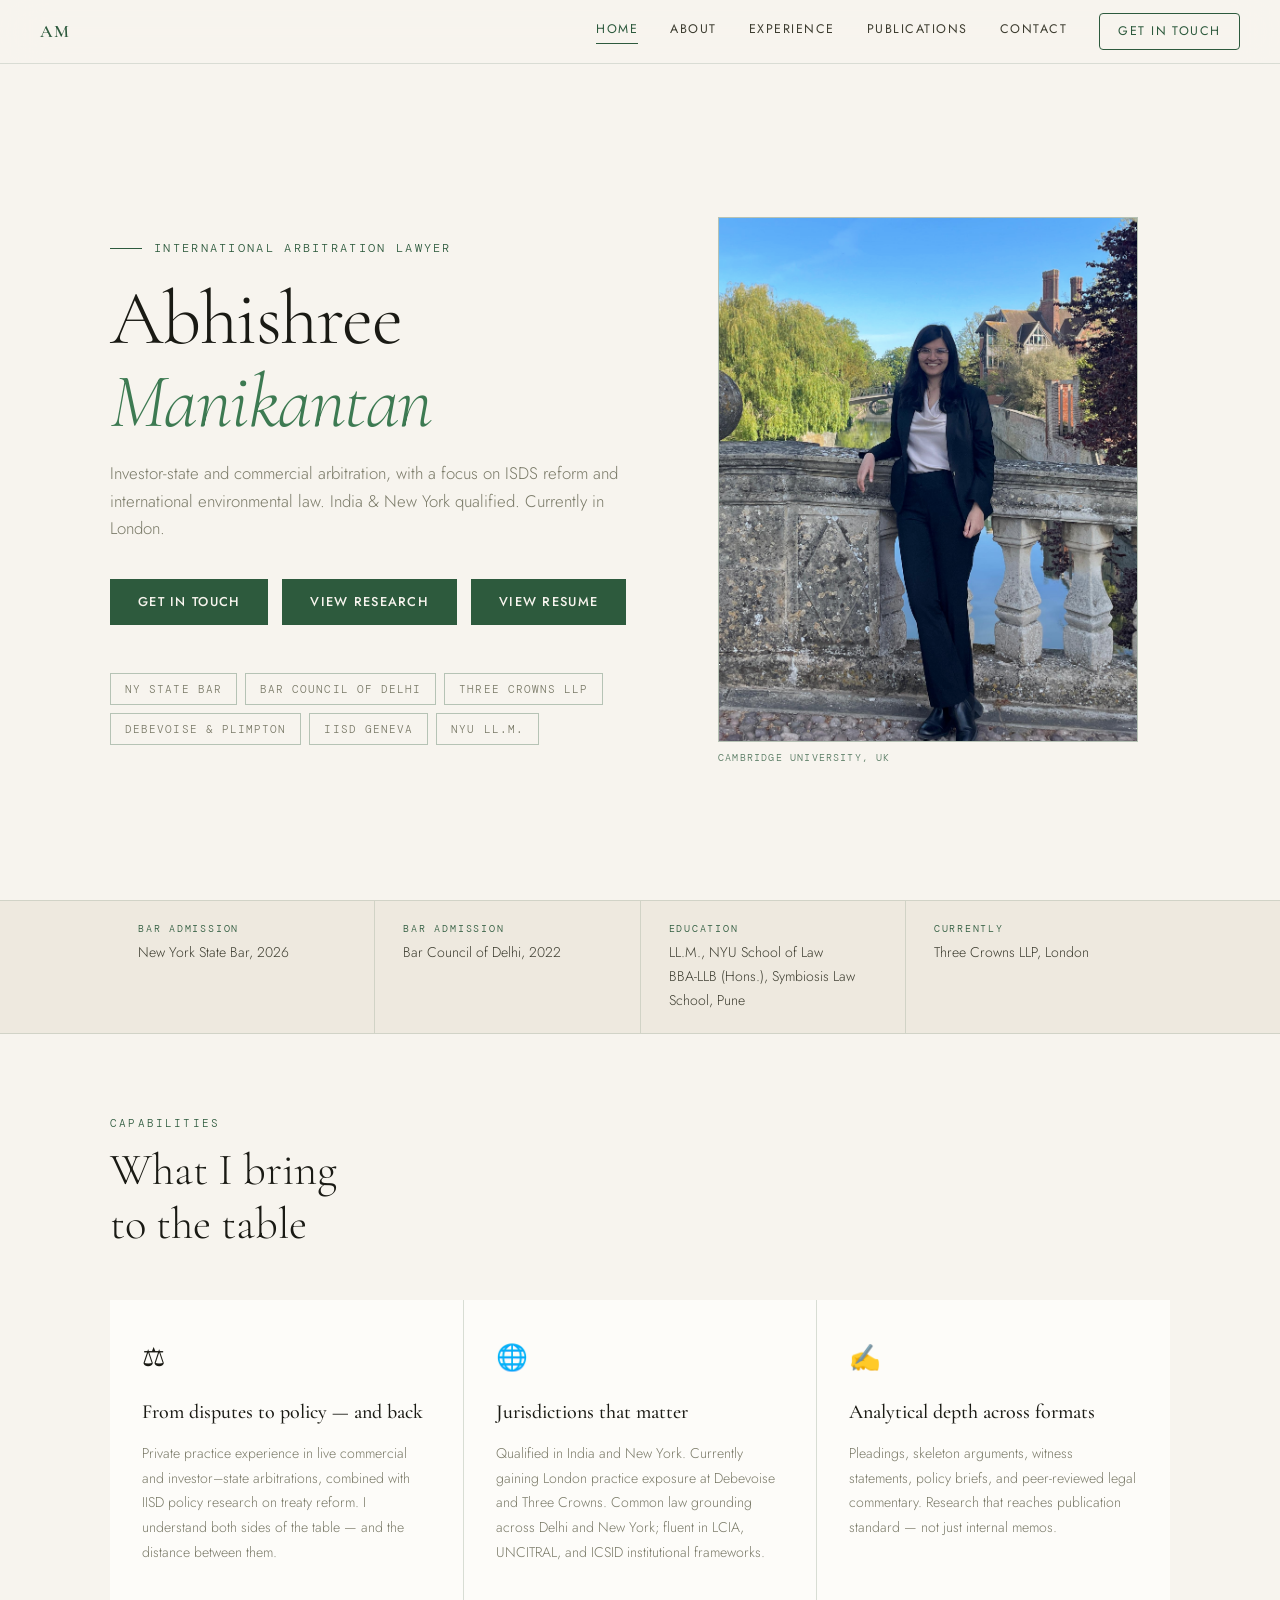
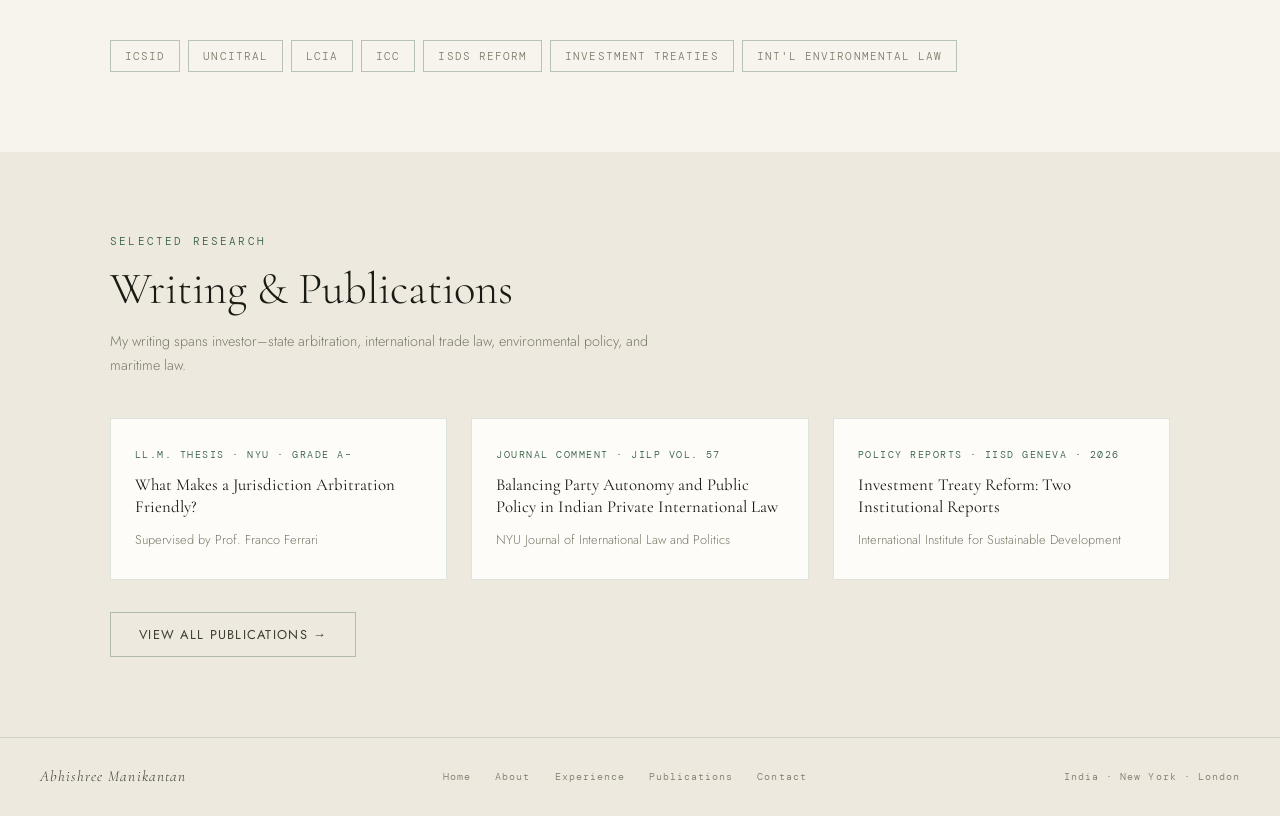
<file: index.html>
<!DOCTYPE html>
<html lang="en">

<head>
  <meta charset="UTF-8">
  <meta name="viewport" content="width=device-width, initial-scale=1.0">
  <meta name="description"
    content="International arbitration lawyer, dual India–New York qualified. Investment treaty arbitration, ISDS reform, and international environmental law. Currently in London at Debevoise &amp; Plimpton and Three Crowns.">
  <link rel="preconnect" href="https://fonts.googleapis.com">
  <link rel="preconnect" href="https://fonts.gstatic.com" crossorigin>
  <link
    href="https://fonts.googleapis.com/css2?family=Cormorant+Garamond:ital,wght@0,300;0,400;0,500;0,600;1,300;1,400;1,500&family=Jost:wght@300;400;500&family=DM+Mono:wght@300;400&display=swap"
    rel="stylesheet">
  <link rel="stylesheet" href="style.css">
  <title>Abhishree Manikantan | International Arbitration Lawyer | London</title>
</head>

<body>

  <nav>
    <a href="index.html" class="nav-logo">AM</a>
    <div class="nav-links" id="nav-links">
      <a href="index.html" class="active">Home</a>
      <a href="about.html">About</a>
      <a href="experience.html">Experience</a>
      <a href="publications.html">Publications</a>
      <a href="contact.html">Contact</a>
      <a href="contact.html" class="nav-cta btn-primary">Get in Touch</a>
    </div>
    <div class="hamburger" id="hamburger" onclick="toggleMenu()">
      <span></span><span></span><span></span>
    </div>
  </nav>

  <main class="page-main">
    <div class="hero">
      <div class="hero-content">
        <div class="hero-eyebrow">International Arbitration Lawyer</div>
        <h1 class="hero-title">Abhishree<br><em>Manikantan</em></h1>
        <p class="hero-sub">Investor-state and commercial arbitration, with a focus on ISDS reform and international
          environmental law. India &amp; New York qualified. Currently in London.</p>
        <div class="btn-row">
          <a href="contact.html" class="btn-primary">Get in Touch</a>
          <a href="publications.html" class="btn-primary">View Research</a>
          <a class="btn-primary" href="./resume.pdf" download="Abhishree_Manikantan_Resume.pdf" target="_blank">View
            Resume</a>
        </div>
        <div class="chip-row">
          <span class="chip">NY State Bar</span>
          <span class="chip">Bar Council of Delhi</span>
          <span class="chip">Three Crowns LLP</span>
          <span class="chip">Debevoise &amp; Plimpton</span>
          <span class="chip">IISD Geneva</span>
          <span class="chip">NYU LL.M.</span>
        </div>
      </div>

      <div class="hero-visual">
        <div class="hero-photo-wrap">
          <figure class="hero-photo-fig">
            <img src="./cambridge.jpg" alt="Abhishree Manikantan at Cambridge University" class="hero-photo">
            <figcaption class="hero-photo-cap">Cambridge University, UK</figcaption>
          </figure>
        </div>
      </div>
    </div>

    <!-- CREDENTIALS STRIP -->
    <div class="cred-strip">
      <div class="cred-strip-inner">
        <div class="cred-item">
          <span class="cred-label">Bar Admission</span>
          <span class="cred-value">New York State Bar, 2026</span>
        </div>
        <div class="cred-item">
          <span class="cred-label">Bar Admission</span>
          <span class="cred-value">Bar Council of Delhi, 2022</span>
        </div>
        <div class="cred-item">
          <span class="cred-label">Education</span>
          <span class="cred-value">LL.M., NYU School of Law </br>BBA-LLB (Hons.), Symbiosis Law School, Pune</span>
        </div>
        <div class="cred-item">
          <span class="cred-label">Currently</span>
          <span class="cred-value">Three Crowns LLP, London</span>
        </div>
      </div>
    </div>

    <!-- WHAT I BRING -->
    <div class="section">
      <div class="container">
        <div class="section-label">Capabilities</div>
        <h2 class="section-title">What I bring<br>to the table</h2>
        <div class="bring-grid">
          <div class="bring-card reveal">
            <div class="bring-icon">⚖</div>
            <div class="bring-head">From disputes to policy — and back</div>
            <div class="bring-body">Private practice experience in live commercial and investor–state arbitrations,
              combined with IISD policy research on treaty reform. I understand both sides of the table — and the
              distance between them.</div>
          </div>
          <div class="bring-card reveal" style="transition-delay:0.1s">
            <div class="bring-icon">🌐</div>
            <div class="bring-head">Jurisdictions that matter</div>
            <div class="bring-body">Qualified in India and New York. Currently gaining London practice exposure at
              Debevoise and Three Crowns. Common law grounding across Delhi and New York; fluent in LCIA, UNCITRAL, and
              ICSID institutional frameworks.</div>
          </div>
          <div class="bring-card reveal" style="transition-delay:0.2s">
            <div class="bring-icon">✍</div>
            <div class="bring-head">Analytical depth across formats</div>
            <div class="bring-body">Pleadings, skeleton arguments, witness statements, policy briefs, and peer-reviewed
              legal commentary. Research that reaches publication standard — not just internal memos.</div>
          </div>
        </div>
        <div class="chip-row reveal">
          <span class="chip">ICSID</span><span class="chip">UNCITRAL</span><span class="chip">LCIA</span>
          <span class="chip">ICC</span><span class="chip">ISDS Reform</span>
          <span class="chip">Investment Treaties</span><span class="chip">Int'l Environmental Law</span>
        </div>
      </div>
    </div>

    <!-- PUBLICATIONS TEASER -->
    <div class="pub-teaser">
      <div class="container">
        <div class="section-label">Selected Research</div>
        <h2 class="section-title" style="margin-bottom:12px">Writing &amp; Publications</h2>
        <p style="color:var(--muted);font-size:0.9rem;margin-bottom:40px">My writing spans investor–state arbitration,
          international trade law, environmental policy, and maritime law.</p>
        <div class="pub-grid">
          <a href="publications.html" class="pub-card-small reveal">
            <div class="pub-type">LL.M. Thesis · NYU · Grade A–</div>
            <div class="pub-title-small">What Makes a Jurisdiction Arbitration Friendly?</div>
            <div class="pub-venue">Supervised by Prof. Franco Ferrari</div>
          </a>
          <a href="publications.html" class="pub-card-small reveal" style="transition-delay:0.1s">
            <div class="pub-type">Journal Comment · JILP Vol. 57</div>
            <div class="pub-title-small">Balancing Party Autonomy and Public Policy in Indian Private International Law
            </div>
            <div class="pub-venue">NYU Journal of International Law and Politics</div>
          </a>
          <a href="publications.html" class="pub-card-small reveal" style="transition-delay:0.2s">
            <div class="pub-type">Policy Reports · IISD Geneva · 2026</div>
            <div class="pub-title-small">Investment Treaty Reform: Two Institutional Reports</div>
            <div class="pub-venue">International Institute for Sustainable Development</div>
          </a>
        </div>
        <div style="margin-top:32px">
          <a href="publications.html" class="btn-outline">View all publications →</a>
        </div>
      </div>
    </div>
  </main>

  <footer>
    <span
      style="font-style:italic;font-family:'Cormorant Garamond',serif;font-size:0.95rem;color:var(--ink-mid)">Abhishree
      Manikantan</span>
    <div class="footer-links">
      <a href="index.html">Home</a>
      <a href="about.html">About</a>
      <a href="experience.html">Experience</a>
      <a href="publications.html">Publications</a>
      <a href="contact.html">Contact</a>
    </div>
    <span>India · New York · London</span>
  </footer>

  <script src="main.js"></script>
</body>

</html>
</file>
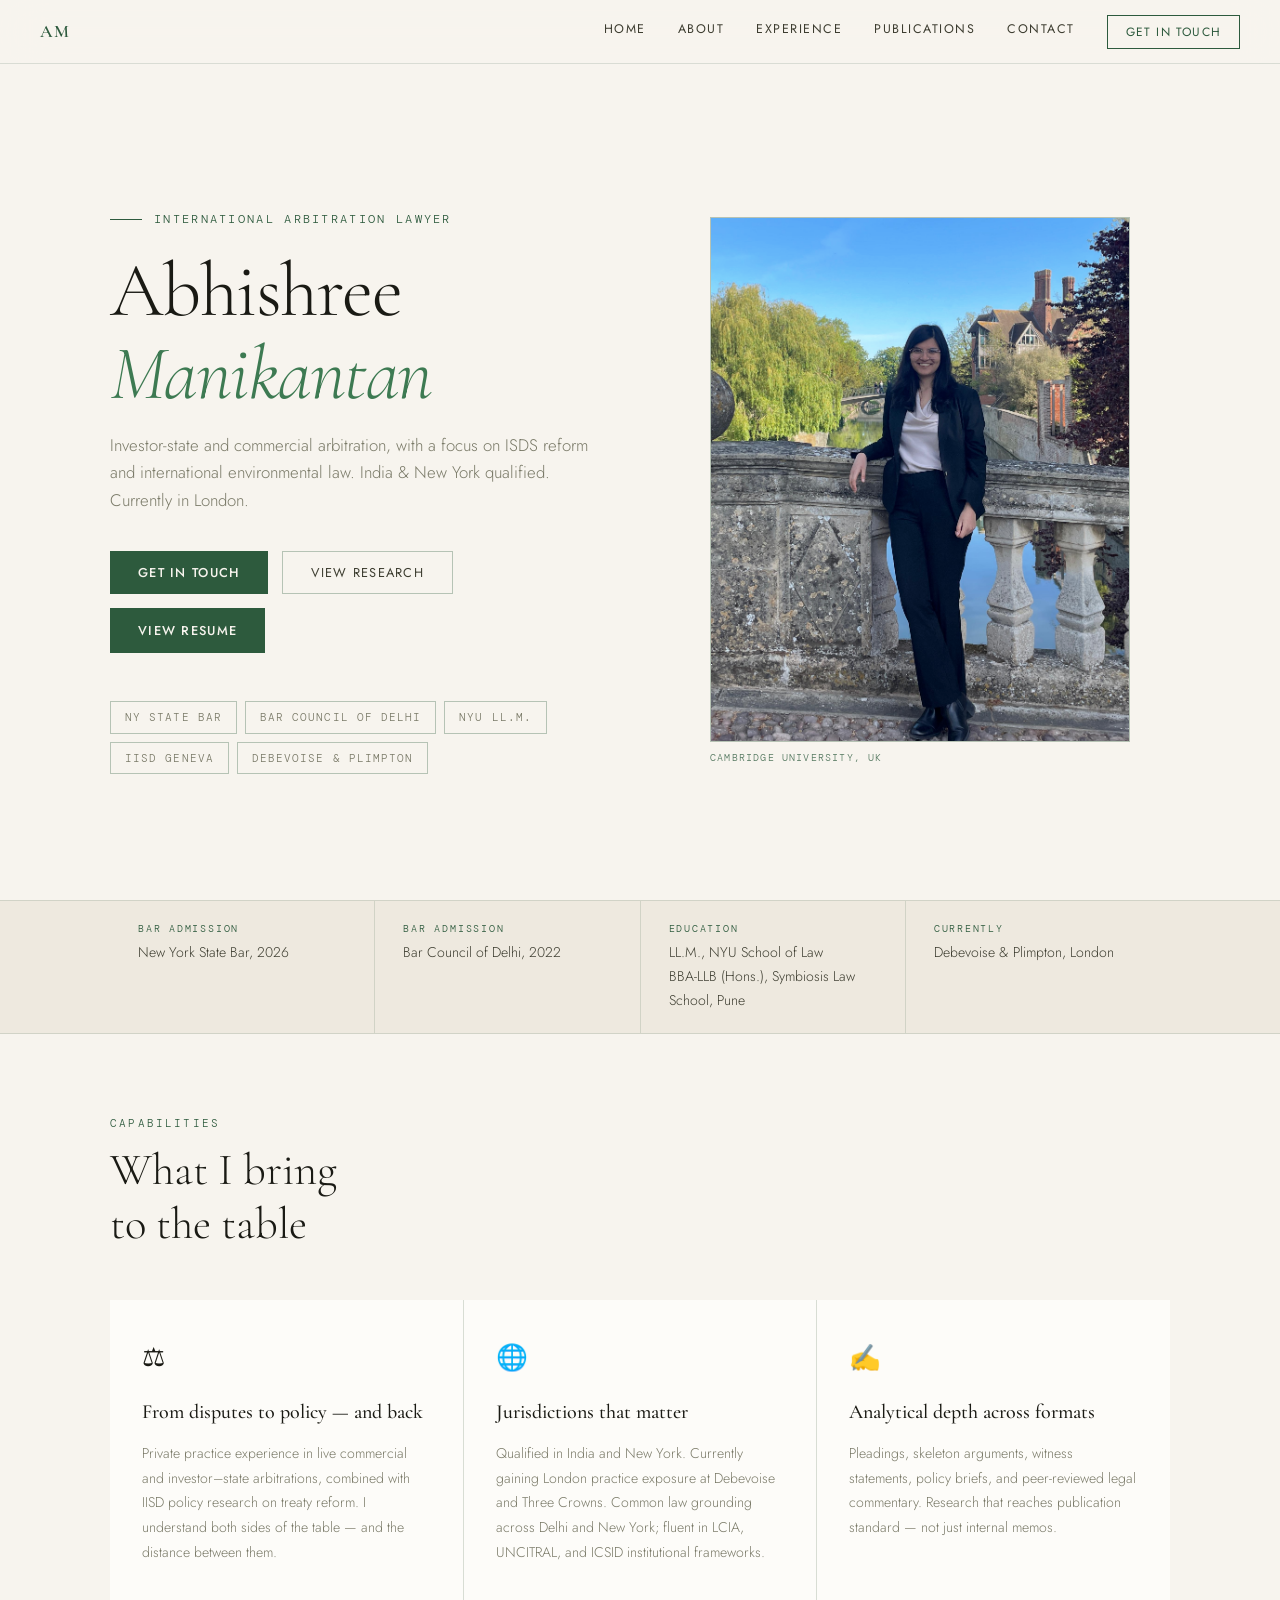
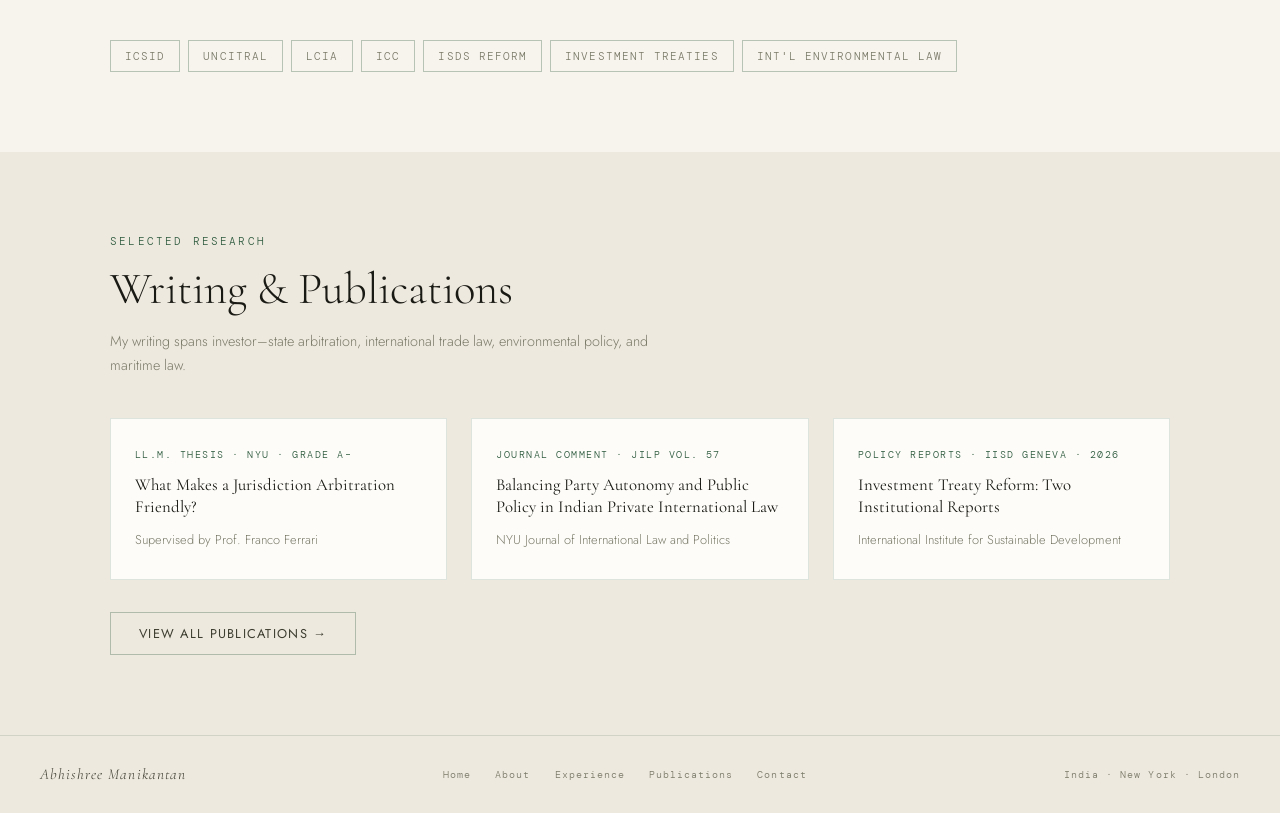
<file: Abhishree_Manikantan_Portfolio_Website_16.html>
<!DOCTYPE html>
<html lang="en">
<head>
<meta charset="UTF-8">
<meta name="viewport" content="width=device-width, initial-scale=1.0">
<title>Abhishree Manikantan | International Arbitration Lawyer | London</title>
<meta name="description" content="International arbitration lawyer, dual India–New York qualified. Investment treaty arbitration, ISDS reform, and international environmental law. Currently in London at Debevoise &amp; Plimpton and Three Crowns.">
<link rel="preconnect" href="https://fonts.googleapis.com">
<link rel="preconnect" href="https://fonts.gstatic.com" crossorigin>
<link href="https://fonts.googleapis.com/css2?family=Cormorant+Garamond:ital,wght@0,300;0,400;0,500;0,600;1,300;1,400;1,500&family=Jost:wght@300;400;500&family=DM+Mono:wght@300;400&display=swap" rel="stylesheet">
<style>
*, *::before, *::after { box-sizing: border-box; margin: 0; padding: 0; }

:root {
  --bg:        #F7F4EE;
  --bg-soft:   #EEE9DF;
  --bg-card:   #FDFCF9;
  --ink:       #1A1A14;
  --ink-mid:   #3D3D30;
  --muted:     #7A7A68;
  --green:     #2D5A3D;
  --green-lt:  #3D7A52;
  --green-pale:#C8DDD0;
  --green-faint:#EBF3EE;
  --border:    rgba(45,90,61,0.15);
  --border-s:  rgba(45,90,61,0.32);
  --glass:     rgba(247,244,238,0.88);
  --tag-arb:   rgba(70,110,180,0.1);
  --tag-pol:   rgba(45,90,61,0.12);
  --tag-arb-t: #3B6BAA;
  --tag-pol-t: #2D5A3D;
}

html { scroll-behavior: smooth; }
body {
  background: var(--bg);
  color: var(--ink);
  font-family: 'Jost', sans-serif;
  font-weight: 300;
  font-size: 16px;
  line-height: 1.7;
  min-height: 100vh;
  overflow-x: hidden;
}

/* ── TYPOGRAPHY ── */
h1, h2, h3 { font-family: 'Cormorant Garamond', serif; }
h1 { font-size: clamp(2.8rem, 6vw, 5.2rem); font-weight: 300; line-height: 1.08; letter-spacing: -0.02em; }
h2 { font-size: clamp(1.8rem, 3.5vw, 2.8rem); font-weight: 300; line-height: 1.2; }
h3 { font-size: clamp(1.2rem, 2vw, 1.6rem); font-weight: 400; }
p { max-width: 68ch; }
a { color: inherit; text-decoration: none; }
strong { font-weight: 500; color: var(--ink); }
em { color: var(--green-lt); }

/* ── LAYOUT ── */
.container { max-width: 1140px; margin: 0 auto; padding: 0 40px; }
@media(max-width:768px){ .container { padding: 0 20px; } }

/* ── NAV ── */
nav {
  position: fixed; top: 0; left: 0; right: 0; z-index: 100;
  padding: 0 40px;
  display: flex; align-items: center; justify-content: space-between;
  height: 64px;
  background: var(--glass);
  backdrop-filter: blur(20px);
  border-bottom: 1px solid var(--border);
}
.nav-logo {
  font-family: 'Cormorant Garamond', serif;
  font-size: 1.1rem; font-weight: 600; letter-spacing: 0.06em;
  color: var(--green); cursor: pointer;
}
.nav-links { display: flex; gap: 32px; align-items: center; }
.nav-links a {
  font-size: 0.78rem; font-weight: 400; letter-spacing: 0.12em;
  text-transform: uppercase; color: var(--ink-mid);
  transition: color 0.2s; cursor: pointer;
  padding-bottom: 2px; border-bottom: 1px solid transparent;
}
.nav-links a:hover, .nav-links a.active { color: var(--green); border-bottom-color: var(--green); }
.nav-cta {
  font-size: 0.75rem; letter-spacing: 0.1em; text-transform: uppercase;
  padding: 7px 18px; border: 1px solid var(--green);
  color: var(--green); cursor: pointer; transition: all 0.2s;
  font-family: 'Jost', sans-serif; font-weight: 400; background: none;
}
.nav-cta:hover { background: var(--green); color: var(--bg); }
.hamburger { display: none; flex-direction: column; gap: 5px; cursor: pointer; padding: 4px; }
.hamburger span { display: block; width: 22px; height: 1px; background: var(--ink); transition: all 0.3s; }
@media(max-width:768px){
  .nav-links { display: none; }
  .hamburger { display: flex; }
  .nav-links.open {
    display: flex; flex-direction: column; position: fixed;
    top: 64px; left: 0; right: 0; background: var(--bg);
    padding: 24px 40px 32px; gap: 20px; border-bottom: 1px solid var(--border);
    align-items: flex-start;
  }
  .nav-cta { display: none; }
}

/* ── PAGE SYSTEM ── */
.page { display: none; padding-top: 64px; min-height: 100vh; }
.page.active { display: block; animation: fadeIn 0.35s ease; }
@keyframes fadeIn { from { opacity:0; transform:translateY(10px); } to { opacity:1; transform:none; } }

/* ── PAGE HEADER ── */
.page-header {
  padding: 64px 40px 48px; max-width: 1140px; margin: 0 auto;
  border-bottom: 1px solid var(--border);
}
@media(max-width:768px){ .page-header { padding: 48px 20px 36px; } }
.page-header-eyebrow {
  font-family: 'DM Mono', monospace; font-size: 0.68rem; letter-spacing: 0.2em;
  text-transform: uppercase; color: var(--green); margin-bottom: 10px;
}

/* ── HOME ── */
.hero {
  min-height: calc(100vh - 64px);
  display: grid; grid-template-columns: 1fr 1fr;
  align-items: center; gap: 60px;
  padding: 80px 40px 60px;
  max-width: 1140px; margin: 0 auto;
}
@media(max-width:900px){ .hero { grid-template-columns: 1fr; padding: 60px 20px 40px; } }
@media(max-width:900px){ .hero-visual { order: -1; } }

.hero-eyebrow {
  font-family: 'DM Mono', monospace; font-size: 0.72rem;
  letter-spacing: 0.2em; text-transform: uppercase; color: var(--green);
  margin-bottom: 20px; display: flex; align-items: center; gap: 12px;
}
.hero-eyebrow::before { content:''; display:block; width:32px; height:1px; background:var(--green); }

.hero-title { margin-bottom: 16px; color: var(--ink); }
.hero-title em { font-style: italic; color: var(--green-lt); }

.hero-sub {
  font-size: 1.05rem; color: var(--muted); font-weight: 300;
  margin-bottom: 36px; line-height: 1.65; max-width: 52ch;
}

.btn-row { display: flex; gap: 14px; flex-wrap: wrap; margin-bottom: 48px; }
.btn-primary {
  padding: 12px 28px; background: var(--green); color: var(--bg);
  font-family: 'Jost', sans-serif; font-size: 0.8rem; font-weight: 500;
  letter-spacing: 0.1em; text-transform: uppercase; cursor: pointer;
  transition: background 0.2s; border: none;
}
.btn-primary:hover { background: var(--green-lt); }
.btn-outline {
  padding: 11px 28px; border: 1px solid var(--border-s); color: var(--ink-mid);
  font-family: 'Jost', sans-serif; font-size: 0.8rem; font-weight: 400;
  letter-spacing: 0.1em; text-transform: uppercase; cursor: pointer;
  transition: all 0.2s; background: none;
}
.btn-outline:hover { border-color: var(--green); color: var(--green); }

/* Globe */
.hero-visual { display:flex; align-items:center; justify-content:center; }
.globe-wrap { position:relative; width:340px; height:340px; }
@media(max-width:900px){ .globe-wrap { width:220px; height:220px; } }

/* Chip row */
.chip-row { display: flex; flex-wrap: wrap; gap: 8px; margin-top: 40px; }
.chip {
  font-family: 'DM Mono', monospace; font-size: 0.67rem; letter-spacing: 0.1em;
  padding: 6px 14px; border: 1px solid var(--border-s); color: var(--muted);
  text-transform: uppercase; transition: all 0.2s; cursor: default;
}
.chip:hover { border-color: var(--green); color: var(--green); }

/* Cred strip */
.cred-strip {
  border-top: 1px solid var(--border); border-bottom: 1px solid var(--border);
  background: var(--bg-soft);
}
.cred-strip-inner {
  max-width: 1140px; margin: 0 auto; padding: 0 40px;
  display: flex; flex-wrap: wrap; align-items: stretch;
}
.cred-item {
  flex: 1; min-width: 200px; padding: 20px 28px;
  border-right: 1px solid var(--border);
  display: flex; flex-direction: column; gap: 3px;
}
.cred-item:last-child { border-right: none; }
.cred-label { font-family: 'DM Mono', monospace; font-size: 0.62rem; letter-spacing: 0.18em; text-transform: uppercase; color: var(--green); }
.cred-value { font-size: 0.88rem; color: var(--ink-mid); font-weight: 300; }
@media(max-width:768px){
  .cred-strip-inner { flex-direction: column; }
  .cred-item { border-right: none; border-bottom: 1px solid var(--border); padding: 14px 0; }
  .cred-item:last-child { border-bottom: none; }
}

/* What I Bring */
.section { padding: 80px 0; }
.section-label {
  font-family: 'DM Mono', monospace; font-size: 0.68rem; letter-spacing: 0.2em;
  text-transform: uppercase; color: var(--green); margin-bottom: 12px;
}
.section-title { margin-bottom: 48px; }

.bring-grid { display: grid; grid-template-columns: repeat(3,1fr); gap: 1px; background: var(--border); }
@media(max-width:768px){ .bring-grid { grid-template-columns: 1fr; } }
.bring-card {
  background: var(--bg-card); padding: 36px 32px;
  transition: background 0.2s;
}

.bring-icon { font-size: 1.6rem; margin-bottom: 16px; }
.bring-head { font-family: 'Cormorant Garamond', serif; font-size: 1.25rem; font-weight: 500; margin-bottom: 12px; color: var(--ink); }
.bring-body { font-size: 0.88rem; color: var(--muted); line-height: 1.75; }

/* Pub teaser */
.pub-teaser { padding: 80px 0; background: var(--bg-soft); }
.pub-grid { display: grid; grid-template-columns: repeat(3,1fr); gap: 24px; margin-top: 40px; }
@media(max-width:900px){ .pub-grid { grid-template-columns: 1fr; } }
.pub-card-small {
  border: 1px solid var(--border); padding: 28px 24px; background: var(--bg-card);
  position: relative; overflow: hidden; transition: border-color 0.2s, transform 0.2s; cursor: pointer;
}
.pub-card-small:hover { border-color: var(--border-s); transform: translateY(-3px); }
.pub-card-small::before {
  content:''; position:absolute; top:0; left:0; right:0; height:2px;
  background: var(--green); transform:scaleX(0); transition:transform 0.3s; transform-origin:left;
}
.pub-card-small:hover::before { transform:scaleX(1); }
.pub-type { font-family: 'DM Mono', monospace; font-size: 0.62rem; letter-spacing: 0.15em; text-transform: uppercase; color: var(--green); margin-bottom: 10px; }
.pub-title-small { font-family: 'Cormorant Garamond', serif; font-size: 1.05rem; font-weight: 400; line-height: 1.35; margin-bottom: 10px; color: var(--ink); }
.pub-venue { font-size: 0.8rem; color: var(--muted); }

/* ── ABOUT ── */
.about-hero {
  padding: 64px 40px 80px; max-width: 1140px; margin: 0 auto;
  display: grid; grid-template-columns: 1fr 360px; gap: 80px; align-items: start;
}
@media(max-width:960px){ .about-hero { grid-template-columns: 1fr; padding: 48px 20px 60px; } }

.about-text p { margin-bottom: 20px; font-size: 0.95rem; color: var(--ink-mid); line-height: 1.8; max-width: 62ch; }
.about-text p.lead { font-family: 'Cormorant Garamond', serif; font-size: 1.22rem; font-weight: 300; color: var(--ink); line-height: 1.65; margin-bottom: 28px; }

.sidebar-card {
  border: 1px solid var(--border); padding: 22px 20px; margin-bottom: 14px; background: var(--bg-card);
}
.sidebar-title { font-family: 'DM Mono', monospace; font-size: 0.65rem; letter-spacing: 0.18em; text-transform: uppercase; color: var(--green); margin-bottom: 14px; }
.sidebar-item { font-size: 0.83rem; color: var(--ink-mid); padding: 7px 0; border-bottom: 1px solid var(--border); }
.sidebar-item:last-child { border-bottom: none; }
.sidebar-item strong { display: block; color: var(--ink); font-weight: 500; margin-bottom: 1px; }

/* ── EXPERIENCE ── */
.exp-wrap { max-width: 1140px; margin: 0 auto; padding: 60px 40px 80px; }
@media(max-width:768px){ .exp-wrap { padding: 40px 20px 60px; } }

.filter-bar { display: flex; gap: 8px; margin-bottom: 52px; flex-wrap: wrap; }
.filter-btn {
  font-family: 'DM Mono', monospace; font-size: 0.68rem; letter-spacing: 0.12em;
  text-transform: uppercase; padding: 8px 18px;
  border: 1px solid var(--border); color: var(--muted);
  background: none; cursor: pointer; transition: all 0.2s;
}
.filter-btn.active, .filter-btn:hover { border-color: var(--green); color: var(--green); background: var(--green-faint); }

.exp-timeline { position: relative; padding-left: 28px; }
.exp-timeline::before {
  content:''; position:absolute; left:0; top:8px; bottom:8px;
  width:1px; background: linear-gradient(to bottom, var(--green), var(--green-pale));
}
.exp-item { position:relative; margin-bottom: 40px; transition: opacity 0.3s; }
.exp-item.dimmed { opacity: 0.18; pointer-events: none; }
.exp-dot {
  position:absolute; left:-33px; top:12px;
  width:10px; height:10px; border-radius:50%;
  background: var(--bg); border: 1.5px solid var(--green); transition: background 0.2s;
}
.exp-item:hover .exp-dot { background: var(--green); }

.exp-card {
  border: 1px solid var(--border); padding: 26px 28px 22px; background: var(--bg-card);
  cursor: pointer; transition: border-color 0.2s;
}
.exp-card:hover { border-color: var(--border-s); }
.exp-card.upcoming { border-left: 3px solid var(--green); }
.exp-meta { display:flex; justify-content:space-between; align-items:flex-start; flex-wrap:wrap; gap:8px; margin-bottom:6px; }
.exp-role { font-family: 'Cormorant Garamond', serif; font-size: 1.18rem; font-weight: 500; color: var(--ink); }
.exp-dates { font-family: 'DM Mono', monospace; font-size: 0.65rem; letter-spacing: 0.1em; color: var(--green); padding-top: 4px; }
.exp-org { font-size: 0.88rem; color: var(--green-lt); margin-bottom: 8px; font-weight: 400; }
.exp-tags { display:flex; gap:6px; margin-bottom: 10px; flex-wrap:wrap; }
.exp-tag {
  font-family: 'DM Mono', monospace; font-size: 0.6rem; letter-spacing: 0.1em;
  text-transform: uppercase; padding: 3px 10px; border-radius: 1px;
}
.exp-tag.arb { background: var(--tag-arb); color: var(--tag-arb-t); }
.exp-tag.pol { background: var(--tag-pol); color: var(--tag-pol-t); }
.exp-upcoming-badge {
  font-family: 'DM Mono', monospace; font-size: 0.6rem; letter-spacing: 0.12em;
  text-transform: uppercase; padding: 3px 10px;
  background: var(--green-faint); color: var(--green); border: 1px solid var(--green-pale);
}
.exp-detail { display:none; }
.exp-detail.open { display:block; }
.exp-detail ul { margin-top: 12px; padding-left: 16px; }
.exp-detail li { font-size: 0.87rem; color: var(--muted); padding: 4px 0; line-height: 1.65; }
.exp-detail li::marker { color: var(--green); }

/* Leadership */
.leadership-grid { display:grid; grid-template-columns: repeat(2,1fr); gap:20px; background:transparent; margin-top:20px; }
@media(max-width:768px){ .leadership-grid { grid-template-columns:1fr; } }
.lead-card { background: var(--bg-card); padding: 28px 24px; border: 1px solid var(--border); }
.lead-icon { font-size: 1.4rem; margin-bottom: 12px; }
.lead-head { font-family: 'Cormorant Garamond', serif; font-size: 1.1rem; font-weight: 500; margin-bottom: 8px; color: var(--ink); }
.lead-body { font-size: 0.82rem; color: var(--muted); line-height: 1.75; }
.lead-chips { display:flex; gap:6px; flex-wrap:wrap; margin-top:14px; }
.lead-chip { font-family:'DM Mono',monospace; font-size:0.6rem; padding:3px 8px; border:1px solid var(--border); color:var(--muted); letter-spacing:0.06em; }

/* ── PUBLICATIONS ── */
.pub-wrap { max-width: 1140px; margin: 0 auto; padding: 60px 40px 80px; }
@media(max-width:768px){ .pub-wrap { padding: 40px 20px 60px; } }

.pub-intro { font-family: 'Cormorant Garamond', serif; font-size: 1.18rem; font-weight: 300; color: var(--muted); margin-bottom: 48px; font-style: italic; max-width: 72ch; }

.pub-tier-label {
  font-family: 'DM Mono', monospace; font-size: 0.63rem; letter-spacing: 0.2em;
  text-transform: uppercase; color: var(--green); padding-bottom: 10px;
  border-bottom: 1px solid var(--border); margin-bottom: 24px; margin-top: 52px;
}
.pub-tier-label:first-of-type { margin-top: 0; }

.pub-card-lg {
  border: 1px solid var(--border); padding: 30px 28px; margin-bottom: 14px;
  display: grid; grid-template-columns: 1fr auto; gap: 20px; align-items: start;
  background: var(--bg-card); transition: border-color 0.2s;
}
.pub-card-lg:hover { border-color: var(--border-s); }
.pub-title { font-family: 'Cormorant Garamond', serif; font-size: 1.15rem; font-weight: 400; line-height: 1.4; margin-bottom: 10px; color: var(--ink); }
.pub-desc { font-size: 0.84rem; color: var(--muted); line-height: 1.7; max-width: 70ch; }
.pub-venue-full { font-size: 0.78rem; color: var(--green); margin-top: 10px; font-family: 'DM Mono', monospace; letter-spacing: 0.06em; }
.pub-link {
  font-family: 'DM Mono', monospace; font-size: 0.65rem; letter-spacing: 0.1em;
  text-transform: uppercase; color: var(--muted); border: 1px solid var(--border);
  padding: 8px 14px; white-space: nowrap; transition: all 0.2s; cursor: pointer;
  align-self: flex-start; margin-top: 4px;
}
.pub-link:hover { border-color: var(--green); color: var(--green); }
@media(max-width:600px){ .pub-card-lg { grid-template-columns:1fr; } }

.iisd-cluster { border: 1px solid var(--border); padding: 26px 28px; margin-bottom: 14px; background: var(--bg-card); }
.iisd-cluster-head { font-family: 'Cormorant Garamond', serif; font-size: 1rem; color: var(--green-lt); margin-bottom: 18px; font-style: italic; }
.iisd-item { padding: 13px 0; border-bottom: 1px solid var(--border); }
.iisd-item:last-child { border-bottom: none; padding-bottom: 0; }
.iisd-item-title { font-size: 0.9rem; color: var(--ink); margin-bottom: 4px; line-height: 1.4; }
.iisd-item-meta { font-family: 'DM Mono', monospace; font-size: 0.62rem; color: var(--green); letter-spacing: 0.08em; }

.pub-mini { padding: 13px 0; border-bottom: 1px solid var(--border); display:flex; align-items:baseline; gap:16px; }
.pub-mini:last-child { border-bottom: none; }
.pub-mini-year { font-family: 'DM Mono', monospace; font-size: 0.62rem; color: var(--green); min-width: 36px; }
.pub-mini-title { font-size: 0.88rem; color: var(--ink-mid); line-height: 1.5; }
.pub-mini-venue { font-size: 0.78rem; color: var(--muted); margin-top: 2px; }

/* ── CONTACT ── */
.contact-wrap {
  max-width: 900px; margin: 0 auto; padding: 80px 40px;
  display: grid; grid-template-columns: 1fr 1fr; gap: 80px;
}
@media(max-width:768px){ .contact-wrap { grid-template-columns:1fr; padding: 60px 20px; gap:48px; } }

.contact-avail {
  background: var(--green-faint); border: 1px solid var(--green-pale);
  padding: 20px; margin-bottom: 28px;
}
.contact-avail-label { font-family: 'DM Mono', monospace; font-size: 0.62rem; letter-spacing: 0.2em; text-transform: uppercase; color: var(--green); margin-bottom: 6px; }
.contact-avail-text { font-size: 0.88rem; color: var(--ink-mid); line-height: 1.6; }

.contact-method {
  display:flex; align-items:center; gap:14px;
  padding: 13px 18px; border: 1px solid var(--border); background: var(--bg-card);
  font-size: 0.88rem; color: var(--ink-mid); transition: border-color 0.2s; margin-bottom: 10px;
}
.contact-method:hover { border-color: var(--border-s); }
.contact-method-icon { color: var(--green); font-size: 0.95rem; min-width: 18px; }
.contact-method a { color: var(--ink-mid); }
.contact-method a:hover { color: var(--green); }

.bar-admit { padding: 16px 20px; border: 1px solid var(--border); margin-top: 20px; background: var(--bg-card); }
.bar-admit-label { font-family: 'DM Mono', monospace; font-size: 0.6rem; letter-spacing: 0.18em; text-transform: uppercase; color: var(--green); margin-bottom: 10px; }
.bar-item { font-size: 0.82rem; color: var(--muted); padding: 5px 0; border-bottom: 1px solid var(--border); }
.bar-item:last-child { border-bottom: none; }

.form-group { margin-bottom: 18px; }
label { display:block; font-family:'DM Mono',monospace; font-size:0.62rem; letter-spacing:0.15em; text-transform:uppercase; color:var(--green); margin-bottom:6px; }
input, textarea {
  width:100%; background: var(--bg-card); border:1px solid var(--border);
  color: var(--ink); padding:11px 14px; font-family:'Jost',sans-serif;
  font-size:0.88rem; font-weight:300; outline:none; transition:border-color 0.2s;
}
input:focus, textarea:focus { border-color: var(--green); }
textarea { min-height: 130px; resize: vertical; }
.form-success { display:none; font-size:0.88rem; color:var(--green); padding:14px; border:1px solid var(--green-pale); background:var(--green-faint); margin-top:8px; }

/* ── FOOTER ── */
footer {
  border-top: 1px solid var(--border); padding: 26px 40px;
  display:flex; justify-content:space-between; align-items:center;
  font-family:'DM Mono',monospace; font-size:0.65rem; letter-spacing:0.1em;
  color: var(--muted); flex-wrap:wrap; gap:12px;
  background: var(--bg-soft);
}
.footer-links { display:flex; gap:24px; }
.footer-links span { cursor:pointer; transition:color 0.2s; }
.footer-links span:hover { color: var(--green); }

/* ── SCROLL REVEALS ── */
.reveal { opacity:0; transform:translateY(16px); transition:opacity 0.55s, transform 0.55s; }
.reveal.visible { opacity:1; transform:none; }

/* ── HERO PHOTO ── */
.hero-photo-wrap { width:100%; max-width:420px; }
.hero-photo-fig { margin:0; }
.hero-photo {
  width:100%; aspect-ratio:4/5; object-fit:cover; object-position:center 8%;
  display:block; border:1px solid var(--border-s);
  filter:contrast(1.02) saturate(0.93);
}
.hero-photo-cap {
  font-family:'DM Mono',monospace; font-size:0.62rem; letter-spacing:0.12em;
  text-transform:uppercase; color:var(--green); margin-top:8px; opacity:0.8;
}
@media(max-width:900px){ .hero-photo-wrap { max-width:280px; margin:0 auto; } }

/* ── ABOUT PHOTO ── */
.about-photo-fig { margin:0 0 32px 0; }
.about-photo {
  width:100%; max-width:480px; aspect-ratio:4/5; object-fit:cover;
  object-position:center 5%; display:block; border:1px solid var(--border-s);
  filter:contrast(1.02) saturate(0.9);
}
.about-photo-cap {
  font-family:'DM Mono',monospace; font-size:0.62rem; letter-spacing:0.12em;
  text-transform:uppercase; color:var(--green); margin-top:8px; opacity:0.8;
}

/* ── EXPERIENCE GLOBE ── */
.page-header-flex { display:grid; grid-template-columns:1fr auto; align-items:center; gap:40px; }
.exp-globe-wrap canvas { display:block; }
@media(max-width:768px){ .exp-globe-wrap { display:none; } .page-header-flex { display:block; } }

/* ── MOBILE ── */
@media(max-width:600px){
  .hero { padding:40px 16px 32px; gap:32px; min-height:auto; }
  .hero-sub { font-size:0.95rem; }
  .btn-primary, .btn-outline { padding:10px 20px; font-size:0.75rem; }
  .chip { font-size:0.6rem; padding:5px 10px; }
  .chip-row { margin-top:24px; }
  .hero-photo-wrap { width:200px !important; height:auto !important; margin:0 auto; }
  .section { padding:48px 0; }
  .container { padding:0 16px; }
  .about-hero { padding:36px 16px 48px; gap:36px; }
  .page-header { padding:36px 16px 28px; }
  .exp-wrap { padding:32px 16px 48px; }
  .leadership-grid { grid-template-columns:1fr !important; }
  .pub-wrap { padding:32px 16px 48px; }
  .contact-wrap { padding:40px 16px; gap:36px; }
  footer { padding:20px 16px; flex-direction:column; align-items:flex-start; gap:16px; }
  .footer-links { flex-wrap:wrap; gap:14px; }
}
</style>
</head>
<body>

<!-- NAV -->
<nav>
  <div class="nav-logo" onclick="navigate('home')">AM</div>
  <div class="nav-links" id="nav-links">
    <a onclick="navigate('home')" data-page="home">Home</a>
    <a onclick="navigate('about')" data-page="about">About</a>
    <a onclick="navigate('experience')" data-page="experience">Experience</a>
    <a onclick="navigate('publications')" data-page="publications">Publications</a>
    <a onclick="navigate('contact')" data-page="contact">Contact</a>
    <button class="nav-cta" onclick="navigate('contact')">Get in Touch</button>
  </div>
  <div class="hamburger" id="hamburger" onclick="toggleMenu()">
    <span></span><span></span><span></span>
  </div>
</nav>

<!-- ══════════════════════════════════════
     HOME
══════════════════════════════════════ -->
<div id="page-home" class="page active">

  <div class="hero">
    <div class="hero-content">
      <div class="hero-eyebrow">International Arbitration Lawyer</div>
      <h1 class="hero-title">Abhishree<br><em>Manikantan</em></h1>
      <p class="hero-sub">Investor-state and commercial arbitration, with a focus on ISDS reform and international environmental law. India &amp; New York qualified. Currently in London.</p>
      <div class="btn-row">
        <button class="btn-primary" onclick="navigate('contact')">Get in Touch</button>
        <button class="btn-outline" onclick="navigate('publications')">View Research</button>
        <a class="btn-primary" href="Manikantan, Abhishree Resume (Arbitration) 18 Apr26.pdf" download="Abhishree_Manikantan_Resume.pdf" target="_blank">View Resume</a>
      </div>
      <div class="chip-row">
        <span class="chip">NY State Bar</span>
        <span class="chip">Bar Council of Delhi</span>
        <span class="chip">NYU LL.M.</span>
        <span class="chip">IISD Geneva</span>
        <span class="chip">Debevoise &amp; Plimpton</span>
      </div>
    </div>

    <div class="hero-visual">
      <div class="hero-photo-wrap">
        <figure class="hero-photo-fig">
          <img src="IMG-20260426-WA0081.jpg" alt="Abhishree Manikantan at Cambridge University" class="hero-photo">
          <figcaption class="hero-photo-cap">Cambridge University, UK</figcaption>
        </figure>
      </div>
    </div>
  </div>

  <!-- CREDENTIALS STRIP -->
  <div class="cred-strip">
    <div class="cred-strip-inner">
      <div class="cred-item">
        <span class="cred-label">Bar Admission</span>
        <span class="cred-value">New York State Bar, 2026</span>
      </div>
      <div class="cred-item">
        <span class="cred-label">Bar Admission</span>
        <span class="cred-value">Bar Council of Delhi, 2022</span>
      </div>
      <div class="cred-item">
        <span class="cred-label">Education</span>
        <span class="cred-value">LL.M., NYU School of Law </br>BBA-LLB (Hons.), Symbiosis Law School, Pune</span>
      </div>
      <div class="cred-item">
        <span class="cred-label">Currently</span>
        <span class="cred-value">Debevoise &amp; Plimpton, London</span>
      </div>
    </div>
  </div>

  <!-- WHAT I BRING -->
  <div class="section">
    <div class="container">
      <div class="section-label">Capabilities</div>
      <h2 class="section-title">What I bring<br>to the table</h2>
      <div class="bring-grid">
        <div class="bring-card reveal">
          <div class="bring-icon">⚖</div>
          <div class="bring-head">From disputes to policy — and back</div>
          <div class="bring-body">Private practice experience in live commercial and investor–state arbitrations, combined with IISD policy research on treaty reform. I understand both sides of the table — and the distance between them.</div>
        </div>
        <div class="bring-card reveal" style="transition-delay:0.1s">
          <div class="bring-icon">🌐</div>
          <div class="bring-head">Jurisdictions that matter</div>
          <div class="bring-body">Qualified in India and New York. Currently gaining London practice exposure at Debevoise and Three Crowns. Common law grounding across Delhi and New York; fluent in LCIA, UNCITRAL, and ICSID institutional frameworks.</div>
        </div>
        <div class="bring-card reveal" style="transition-delay:0.2s">
          <div class="bring-icon">✍</div>
          <div class="bring-head">Analytical depth across formats</div>
          <div class="bring-body">Pleadings, skeleton arguments, witness statements, policy briefs, and peer-reviewed legal commentary. Research that reaches publication standard — not just internal memos.</div>
        </div>
      </div>
      <div class="chip-row reveal">
        <span class="chip">ICSID</span><span class="chip">UNCITRAL</span><span class="chip">LCIA</span>
        <span class="chip">ICC</span><span class="chip">ISDS Reform</span>
        <span class="chip">Investment Treaties</span><span class="chip">Int'l Environmental Law</span>
      </div>
    </div>
  </div>

  <!-- PUBLICATIONS TEASER -->
  <div class="pub-teaser">
    <div class="container">
      <div class="section-label">Selected Research</div>
      <h2 class="section-title" style="margin-bottom:12px">Writing &amp; Publications</h2>
      <p style="color:var(--muted);font-size:0.9rem;margin-bottom:40px">My writing spans investor–state arbitration, international trade law, environmental policy, and maritime law.</p>
      <div class="pub-grid">
        <div class="pub-card-small reveal" onclick="navigate('publications')">
          <div class="pub-type">LL.M. Thesis · NYU · Grade A–</div>
          <div class="pub-title-small">What Makes a Jurisdiction Arbitration Friendly?</div>
          <div class="pub-venue">Supervised by Prof. Franco Ferrari</div>
        </div>
        <div class="pub-card-small reveal" style="transition-delay:0.1s" onclick="navigate('publications')">
          <div class="pub-type">Journal Comment · JILP Vol. 57</div>
          <div class="pub-title-small">Balancing Party Autonomy and Public Policy in Indian Private International Law</div>
          <div class="pub-venue">NYU Journal of International Law and Politics</div>
        </div>
        <div class="pub-card-small reveal" style="transition-delay:0.2s" onclick="navigate('publications')">
          <div class="pub-type">Policy Reports · IISD Geneva · 2026</div>
          <div class="pub-title-small">Investment Treaty Reform: Two Institutional Reports</div>
          <div class="pub-venue">International Institute for Sustainable Development</div>
        </div>
      </div>
      <div style="margin-top:32px">
        <button class="btn-outline" onclick="navigate('publications')">View all publications →</button>
      </div>
    </div>
  </div>

</div><!-- /home -->

<!-- ══════════════════════════════════════
     ABOUT
══════════════════════════════════════ -->
<div id="page-about" class="page">
  <div class="page-header">
    <div class="page-header-eyebrow">About</div>
    <h2>International arbitration lawyer.<br><em>Policy-informed. Research-driven.</em></h2>
  </div>

  <div class="about-hero">
    <div class="about-text">
      <figure class="about-photo-fig">
        <img src="62c17fec-a33b-4b7d-9bd4-1b2f276d7217.jpg" alt="Abhishree Manikantan at NYU School of Law" class="about-photo">
        <figcaption class="about-photo-cap">NYU School of Law, New York</figcaption>
      </figure>
      <p class="lead">I came to international arbitration through a deep interest in how international law constrains and enables state conduct — particularly in disputes involving natural resources, infrastructure, and regulatory change.</p>

      <p>My work spans private practice, policy research, and academic publication — giving me a three-dimensional view of investor-state disputes that I have built deliberately over the course of a decade.</p>

      <p>I began as an associate at S&amp;A Law Offices in New Delhi, advising on disputes valued at USD 36 million and above in infrastructure and mining sectors, primarily against state entities. That experience — drafting statements of claim, cross-examination questions, and argument notes in live proceedings — gave me the technical foundation on which everything since has been built.</p>

      <p>In 2025, I was appointed as an IFD Fellow at IISD Geneva, where I analysed over 60 stakeholder submissions and drafted policy briefs on investment treaty design, state consent, and dispute prevention — giving me a policy-maker's perspective to complement my practice experience. From that fellowship emerged two published policy reports and a case note in <em>IISD Investment Treaty News</em> on <em>Qatar Pharma et al. v. Saudi Arabia</em>.</p>

      <p>I am currently in London, interning in the International Dispute Resolution Group at Debevoise &amp; Plimpton, and subsequently at Three Crowns. I am actively seeking full-time roles in international arbitration and international environmental policy.</p>

      <p>My interest in international environmental law predates my formal practice career. I was conducting environmental policy research and engaging with multilateral governance frameworks from my second year of law school — through CEERA at NLSIU, the Stetson Environmental Moot Court Competition, and coursework at NYU with Professor Robert Howse.</p>

      <p>I speak English, Hindi, and Marathi. I am committed to investing in the next generation of lawyers: I have coached five moot court teams, mentored six students, and spent five years leading the careers institution at my law school.</p>
    </div>

    <div class="about-sidebar">
      <div class="sidebar-card">
        <div class="sidebar-title">Education</div>
        <div class="sidebar-item">
          <strong>LL.M., NYU School of Law</strong>
          International Business Regulation, Litigation &amp; Arbitration · 2024–2025
        </div>
        <div class="sidebar-item">
          <strong>BBA LL.B. (Hons.), Symbiosis Law School</strong>
          CGPA 8.19 · Semester Topper, Final Term · 2017–2022
        </div>
      </div>

      <div class="sidebar-card">
        <div class="sidebar-title">Bar Admissions</div>
        <div class="sidebar-item"><strong>New York State Bar</strong>Admitted April 2026</div>
        <div class="sidebar-item"><strong>Bar Council of Delhi</strong>Admitted September 2022</div>
      </div>

      <div class="sidebar-card">
        <div class="sidebar-title">Skills &amp; Tools</div>
        <div class="sidebar-item"><strong>Legal Practice</strong>Legal research · Drafting · Legal writing &amp; publication · Policy research · Client management</div>
        <div class="sidebar-item"><strong>Legal Technology</strong>Legora · Harvey · ChatGPT / LLMs · Kluwer Arbitration · Jus Mundi · Jus AI · Westlaw · LexisNexis · Manupatra</div>
        <div class="sidebar-item"><strong>Workflow &amp; Adoption</strong>Workflow transformation · Legal tech adoption · Document management · Cross-jurisdictional research · Oral advocacy</div>
      </div>

      <div class="sidebar-card">
        <div class="sidebar-title">Honours</div>
        <div class="sidebar-item">
          <strong>Stetson IEMCC, World Rounds</strong>
          Runner-up · 2nd Best Speaker · 2nd Best Memorial (India)
        </div>
        <div class="sidebar-item">
          <strong>Semester Topper Scholarship</strong>
          Highest CGPA, Final Term · SLS Pune
        </div>
      </div>

      <div class="sidebar-card">
        <div class="sidebar-title">Additional Training</div>
        <div class="sidebar-item"><strong>Arbitration of Int'l Disputes</strong>Universiteit Leiden · 92.83%</div>
        <div class="sidebar-item"><strong>Int'l Environmental Law &amp; Policy</strong>UNC · 100%</div>
        <div class="sidebar-item"><strong>Int'l Environmental Governance</strong>UNITAR / UNEP · 85%</div>
      </div>

      <div class="sidebar-card">
        <div class="sidebar-title">Languages</div>
        <div class="sidebar-item">English · Hindi · Marathi</div>
      </div>
    </div>
  </div>
</div>

<!-- ══════════════════════════════════════
     EXPERIENCE
══════════════════════════════════════ -->
<div id="page-experience" class="page">
  <div class="page-header page-header-flex">
    <div>
      <div class="page-header-eyebrow">Experience</div>
      <h2>Practice, Policy<br><em>and Research</em></h2>
    </div>
    <div class="exp-globe-wrap">
      <canvas id="worldMap" width="220" height="220"></canvas>
    </div>
  </div>

  <div class="exp-wrap">
    <div class="filter-bar">
      <button class="filter-btn active" onclick="filterExp('all',this)">All</button>
      <button class="filter-btn" onclick="filterExp('arb',this)">Arbitration Practice</button>
      <button class="filter-btn" onclick="filterExp('pol',this)">Policy &amp; Research</button>
    </div>

    <div class="exp-timeline">

      <!-- THREE CROWNS — UPCOMING -->
      <div class="exp-item" data-cats="arb">
        <div class="exp-dot"></div>
        <div class="exp-card upcoming" onclick="toggleExp(this)">
          <div class="exp-meta">
            <div class="exp-role">Intern, International Arbitration</div>
            <div class="exp-dates">Jul – Dec 2026</div>
          </div>
          <div class="exp-org">Three Crowns LLP · London</div>
          <div class="exp-tags">
            <span class="exp-upcoming-badge">Confirmed · Upcoming</span>
            <span class="exp-tag arb">Arbitration</span>
          </div>
          <div class="exp-detail">
            <ul>
              <li>Three Crowns is a globally recognised arbitration boutique, known for complex commercial and investment treaty proceedings.</li>
              <li>Consecutive London placements at Debevoise &amp; Plimpton and Three Crowns — both internationally recognised dispute resolution practices — represent a deliberate, sustained investment in London market exposure.</li>
            </ul>
          </div>
        </div>
      </div>

      <!-- DEBEVOISE -->
      <div class="exp-item" data-cats="arb">
        <div class="exp-dot"></div>
        <div class="exp-card" onclick="toggleExp(this)">
          <div class="exp-meta">
            <div class="exp-role">Intern, International Dispute Resolution Group</div>
            <div class="exp-dates">Feb - June 2026</div>
          </div>
          <div class="exp-org">Debevoise &amp; Plimpton LLP · London</div>
          <div class="exp-tags"><span class="exp-tag arb">Arbitration</span></div>
          <div class="exp-detail">
            <ul>
              <li>Researched and drafted agency law issue in a skeleton argument for a complex LCIA insurance arbitration.</li>
              <li>Monitored UNCITRAL Working Group III sessions and produced client-facing updates tracking developments in ISDS reform.</li>
              <li>Independently managed client communications, collected SAR evidence, and drafted a skeleton witness statement for a pro bono matter.</li>
            </ul>
          </div>
        </div>
      </div>

      <!-- IISD -->
      <div class="exp-item" data-cats="pol">
        <div class="exp-dot"></div>
        <div class="exp-card" onclick="toggleExp(this)">
          <div class="exp-meta">
            <div class="exp-role">IFD Fellow, Economic Law &amp; Policy — Sustainable Investments</div>
            <div class="exp-dates">Sept – Nov 2025</div>
          </div>
          <div class="exp-org">International Institute for Sustainable Development (IISD) · Geneva</div>
          <div class="exp-tags"><span class="exp-tag pol">Policy</span><span class="exp-tag pol">ISDS Reform</span></div>
          <div class="exp-detail">
            <ul>
              <li>Analysed 60+ stakeholder submissions to IISD's public consultation and produced draft policy report identifying common concerns and reform priorities.</li>
              <li>Drafted policy briefs on investment treaty design, state consent, and dispute prevention mechanisms.</li>
              <li>Published two institutional policy reports (2026): <em>Rethinking Investment Treaties Public Consultations</em> and <em>Unpacking National Investment Laws: Dispute Settlement Function</em>.</li>
              <li>Case note on <em>Qatar Pharma et al. v. Saudi Arabia</em> published in IISD Investment Treaty News.</li>
            </ul>
          </div>
        </div>
      </div>

      <!-- S&A -->
      <div class="exp-item" data-cats="arb">
        <div class="exp-dot"></div>
        <div class="exp-card" onclick="toggleExp(this)">
          <div class="exp-meta">
            <div class="exp-role">Associate, Arbitration &amp; Disputes</div>
            <div class="exp-dates">Jul 2022 – May 2024</div>
          </div>
          <div class="exp-org">S&amp;A Law Offices · New Delhi</div>
          <div class="exp-tags"><span class="exp-tag arb">Arbitration</span></div>
          <div class="exp-detail">
            <ul>
              <li>Advised on disputes valued above USD 36 million in infrastructure and mining sectors, primarily against state entities — investor-state adjacent from day one.</li>
              <li>Drafted statements of claim, rejoinders, notices of dispute, cross-examination questions, and argument notes across multiple proceedings.</li>
              <li>Research portfolio: damages quantification, expert credibility, force majeure, civil procedure, and contract law.</li>
            </ul>
          </div>
        </div>
      </div>

           <!-- EXPO -->
      <div class="exp-item" data-cats="arb">
        <div class="exp-dot"></div>
        <div class="exp-card" onclick="toggleExp(this)">
          <div class="exp-meta">
            <div class="exp-role">Legal Intern — International Contracts &amp; IP</div>
            <div class="exp-dates">Dec 2018 &amp; Oct 2021</div>
          </div>
          <div class="exp-org">IAA Middle East Legal Consultants · Expo 2020 Site Office, Dubai</div>
          <div class="exp-tags"><span class="exp-tag arb">Commercial</span></div>
          <div class="exp-detail">
            <ul>
              <li>Cross-border commercial contracting across a multi-jurisdictional environment — drafting contracts, MoUs, and conducting policy review for Expo 2020.</li>
              <li>In the 2021 internship, independently managed all IP infringement cases arising at the Expo 2020 site — client-facing responsibility with minimal supervision.</li>
            </ul>
          </div>
        </div>
      </div>

      <!-- DMRC -->
      <div class="exp-item" data-cats="arb pol">
        <div class="exp-dot"></div>
        <div class="exp-card" onclick="toggleExp(this)">
          <div class="exp-meta">
            <div class="exp-role">Intern, Legal Department (Arbitration Team)</div>
            <div class="exp-dates">Sep 2021</div>
          </div>
          <div class="exp-org">Delhi Metro Rail Corporation (DMRC) · New Delhi</div>
          <div class="exp-tags"><span class="exp-tag arb">Arbitration</span><span class="exp-tag pol">State Entity</span></div>
          <div class="exp-detail">
            <ul>
              <li>Worked with the arbitration team of a major state enterprise jointly owned by the Government of India and Government of Delhi.</li>
              <li>Attended live arbitration proceedings and High Court hearings, observing dispute management from the respondent state-entity perspective.</li>
              <li>Exposure to Section 9 (interim relief), Section 34 (setting aside) and Section 11 (appointment of arbitrator) petitions — gained clear understanding of how state respondents approach disputes.</li>
            </ul>
          </div>
        </div>
      </div>

 <!-- CEERA -->
      <div class="exp-item" data-cats="pol">
        <div class="exp-dot"></div>
        <div class="exp-card" onclick="toggleExp(this)">
          <div class="exp-meta">
            <div class="exp-role">Research Intern</div>
            <div class="exp-dates">Jun – Jul 2020</div>
          </div>
          <div class="exp-org">CEERA, National Law School of India University (NLSIU) · Bengaluru</div>
          <div class="exp-tags"><span class="exp-tag pol">Environmental Law</span></div>
          <div class="exp-detail">
            <ul>
              <li>Contributed to Chapter 5 in <em>Chemical and Hazardous Waste in India: A Sectoral Analysis</em> (CEERA/NLSIU, August 2021).</li>
              <li>Research examined enforcement of multilateral agreements on chemical safety across the US, EU, and Thailand.</li>
            </ul>
          </div>
        </div>
      </div>

      <!-- VIDHI -->
      <div class="exp-item" data-cats="pol">
        <div class="exp-dot"></div>
        <div class="exp-card" onclick="toggleExp(this)">
          <div class="exp-meta">
            <div class="exp-role">Member — Kautilya Society</div>
            <div class="exp-dates">Oct 2020 – Jun 2021</div>
          </div>
          <div class="exp-org">Vidhi Centre for Legal Policy · New Delhi</div>
          <div class="exp-tags"><span class="exp-tag pol">Policy</span></div>
          <div class="exp-detail">
            <ul>
              <li>India's most respected independent legal think tank, producing legislative reform reports used directly by Parliament.</li>
              <li>Attended workshops on Legislative Drafting and presented a report on the 'Specificity of Legislation' at a Public Health Emergency Workshop.</li>
            </ul>
          </div>
        </div>
      </div>

    </div><!-- /timeline -->

    <!-- LEADERSHIP -->
    <div style="margin-top:72px">
      <div class="section-label">Leadership &amp; Mentoring</div>
      <h3 style="margin-bottom:6px;font-size:1.5rem">Beyond the practice record</h3>
      <p style="color:var(--muted);font-size:0.88rem;margin-bottom:28px;max-width:64ch">Investment in others — as coach, editor, and mentor — running in parallel with a full practice and research career.</p>
      <div class="leadership-grid">
        <div class="lead-card">
          <div class="lead-icon">📋</div>
          <div class="lead-head">Editorial Leadership</div>
          <div class="lead-body">Graduate Editor, NYU Journal of International Law and Politics. Deputy Editor-in-Chief, Indian Constitutional Law Review (2019–2021) — oversaw Editions X, XI &amp; XII and introduced the journal's first double-blind peer review system. Editorial experience across two jurisdictions and five years.</div>
          <div class="lead-chips">
            <span class="lead-chip">JILP</span><span class="lead-chip">ICLR</span><span class="lead-chip">Peer Review Reform</span>
          </div>
        </div>
        <div class="lead-card">
          <div class="lead-icon">🏆</div>
          <div class="lead-head">Teaching &amp; Coaching</div>
          <div class="lead-body">Moot court strategist for five SLS Pune teams across national and international competitions — including the 26th Stetson IEMCC and the UPES–Paras Diwan Energy Law Moot. Head and Advisor, Career &amp; Professional Development Cell across five years — responsible for recruiter relationships, on-campus placement drives, and professional development programming for the entire student body.</div>
          <div class="lead-chips">
            <span class="lead-chip">5 Teams Coached</span><span class="lead-chip">CPDC Head, 5 Yrs</span>
          </div>
        </div>
        <div class="lead-card">
          <div class="lead-icon">🤝</div>
          <div class="lead-head">Mentoring</div>
          <div class="lead-body">Peer mentor to six first-year students under the Symbiosis Law School Peer Assistance Programme — supporting academic, professional, and extracurricular development through a fully virtual academic year during COVID.</div>
          <div class="lead-chips">
            <span class="lead-chip">6 Mentees</span><span class="lead-chip">Peer Assistance Programme</span>
          </div>
        </div>
        <div class="lead-card">
          <div class="lead-icon">🌱</div>
          <div class="lead-head">Volunteering</div>
          <div class="lead-body"><strong>There Is No Earth B (TINEB), May–Nov 2023.</strong> Pro bono legal adviser to a grassroots environmental advocacy organisation — assessing campaign feasibility, advising on compliance risks, and bridging activist intent with legal reality.<br><br><strong>SVK Shikshan Sansthan, Nagpur, Dec 2019.</strong> Delivered foundational education and vocational training to intellectually challenged adults — enabling economic employment and holistic development.</div>
          <div class="lead-chips">
            <span class="lead-chip">Environmental Advocacy</span><span class="lead-chip">Community Education</span>
          </div>
        </div>
      </div>
    </div>

  </div>
</div>

<!-- ══════════════════════════════════════
     PUBLICATIONS
══════════════════════════════════════ -->
<div id="page-publications" class="page">
  <div class="page-header">
    <div class="page-header-eyebrow">Publications &amp; Research</div>
    <h2>Many pieces.<br><em>One consistent thread.</em></h2>
  </div>

  <div class="pub-wrap">
    <p class="pub-intro">My writing spans investor–state arbitration, international trade law, environmental policy, and maritime law. It is the record of a consistent intellectual engagement — not a scattered reading list.</p>

    <!-- TIER 1 -->
    <div class="pub-tier-label">Flagship Works</div>

    <div class="pub-card-lg reveal">
      <div>
        <div class="pub-type">LL.M. Thesis · NYU School of Law · Grade A–</div>
        <div class="pub-title">What Makes a Jurisdiction Arbitration Friendly?</div>
        <div class="pub-desc">A comparative analysis of the legal, institutional, and judicial factors that lead parties and counsel to select international arbitration seats — examining London, Singapore, Paris, and emerging venues. Supervised by Professor Franco Ferrari, one of the world's leading scholars of conflicts of law and international arbitration.</div>
        <div class="pub-venue-full">NYU School of Law · 2025 · Available on request</div>
      </div>
      <span class="pub-link"><a href="mailto:abhishree.manikantan@gmail.com">Request Copy</a></span>
    </div>

    <div class="pub-card-lg reveal">
      <div>
        <div class="pub-type">Journal Comment · Peer-Reviewed</div>
        <div class="pub-title">Balancing Party Autonomy and Public Policy in Indian Private International Law: Insights from TransAsia Private Capital v. Gaurav Dhawan</div>
        <div class="pub-desc">A published comment in one of the leading student-edited international law journals in the United States, examining the tension between contractual freedom and public policy constraints in Indian PIL as illuminated by a significant Supreme Court decision.</div>
        <div class="pub-venue-full">NYU Journal of International Law and Politics · Vol. 57 · 2025</div>
      </div>
      <span class="pub-link"><a href="https://nyujilp.org/wp-content/uploads/2025/09/10-Abhishree_Comment_Formatted.pdf">View Journal</a></span>
    </div>

    <div class="pub-card-lg reveal">
      <div>
        <div class="pub-type">Research Paper · Grade A · Prof. Robert Howse, NYU</div>
        <div class="pub-title">Balancing Trade Rules and Climate Goals: India's WTO Solar Cell Dispute and the Evolution of its Renewable Energy Strategy</div>
        <div class="pub-desc">An analysis of the tension between India's renewable energy ambitions and its WTO obligations — examining the DS456 solar cell dispute and its implications for the design of climate-compatible trade policy. Supervised by Professor Robert Howse, one of the world's foremost WTO scholars.</div>
        <div class="pub-venue-full">NYU International Energy Seminar · 2025</div>
      </div>
      <span class="pub-link"><a href="mailto:abhishree.manikantan@gmail.com">Request Copy</a></span>
    </div>

    <!-- TIER 2: IISD CLUSTER -->
    <div class="pub-tier-label">IISD Research Cluster</div>
    <div class="iisd-cluster reveal">
      <div class="iisd-cluster-head">Three outputs from a single IFD Fellowship at IISD Geneva (Sept–Nov 2025) — the foremost institution in investment treaty reform research.</div>
      <div class="iisd-item">
        <div class="iisd-item-title">Rethinking Investment Treaties Public Consultations: A Summary Report</div>
        <div class="iisd-item-meta">IISD Policy Report · March 2026 · <a href="https://iisd.org/publications/report/rethinking-investment-treaties-public-consultations" target="_blank" style="color:var(--green)">iisd.org ↗</a></div>
      </div>
      <div class="iisd-item">
        <div class="iisd-item-title">Unpacking National Investment Laws: Dispute Settlement Function</div>
        <div class="iisd-item-meta">IISD Policy Report · April 2026 · <a href="https://iisd.org/publications/report/national-investment-laws-dispute-settlement" target="_blank" style="color:var(--green)">iisd.org ↗</a></div>
      </div>
      <div class="iisd-item">
        <div class="iisd-item-title">Case Note: Qatar Pharma et al. v. Saudi Arabia</div>
        <div class="iisd-item-meta">IISD Investment Treaty News · January 2026 · <a href="https://www.iisd.org/itn/2026/01/19/qatar-pharma-al-sulaiti-vs-kingdom-saudi-arabia-abhishree-manikantan/" style="color:var(--green)">iisd.org ↗</a></div>
      </div>
    </div>

    <!-- TIER 3 -->
    <div class="pub-tier-label">Practitioner &amp; Policy Writing</div>

    <div class="pub-card-lg reveal">
      <div>
        <div class="pub-type">Blog · Columbia Law School</div>
        <div class="pub-title">Anti-Arbitration Injunctions: The Endless Tussle for Jurisdiction</div>
        <div class="pub-desc">A practitioner-focused piece examining the persistent jurisdictional conflicts that arise when domestic courts are asked to restrain foreign arbitral proceedings — with reference to Indian court practice and comparative analysis.</div>
        <div class="pub-venue-full">American Review of International Arbitration · Columbia Law School · May 2021</div>
      </div>
      <span class="pub-link"><a href="https://aria.law.columbia.edu/anti-arbitration-injunctions-the-endless-tussle-for-jurisdiction/">Read Article</a></span>
    </div>

    <div class="pub-card-lg reveal">
      <div>
        <div class="pub-type">Commentary · Mondaq</div>
        <div class="pub-title">Evolving Dimensions: Unravelling the Changing Landscape of Courts' Powers in Arbitrator Appointments Under Section 11</div>
        <div class="pub-desc">An analysis of how Indian courts have interpreted and evolved their powers under Section 11 of the Arbitration and Conciliation Act in appointing arbitrators — examining the shift from a largely supervisory to a more interventionist judicial approach and its implications for arbitral efficacy in India.</div>
        <div class="pub-venue-full">Mondaq · January 2024 · <a href="https://www.mondaq.com/india/trials-appeals-compensation/1415488/evolving-dimensions-unraveling-the-changing-landscape-of-courts-powers-in-arbitrator-appointments-under-section-11" target="_blank" style="color:var(--green)">mondaq.com ↗</a></div>
      </div>
      <a href="https://www.mondaq.com/india/trials-appeals-compensation/1415488/evolving-dimensions-unraveling-the-changing-landscape-of-courts-powers-in-arbitrator-appointments-under-section-11" target="_blank" class="pub-link">Read Article</a>
    </div>

    <div class="pub-card-lg reveal">
      <div>
        <div class="pub-type">Policy Analysis · National Maritime Foundation</div>
        <div class="pub-title">Role of Marine Insurance in Oil Pollution in India</div>
        <div class="pub-desc">An examination of marine insurance liability frameworks for oil pollution events — analysing India's domestic regulatory architecture against its international treaty obligations under MARPOL and the Civil Liability Convention.</div>
        <div class="pub-venue-full">National Maritime Foundation · April 2021 · maritimeindia.org ↗</div>
      </div>
      <span class="pub-link"><a href="https://maritimeindia.org/role-of-marine-insurance-in-oil-pollution-in-india/">Read Article</a></span>
    </div>

    <!-- TIER 4 -->
    <div class="pub-tier-label">Earlier Work</div>
    <div style="border:1px solid var(--border);padding:22px 28px;background:var(--bg-card)">
      <div class="pub-mini reveal">
        <div class="pub-mini-year">2021</div>
        <div>
          <div class="pub-mini-title">Contribution to Chapter 5: Chemical Safety, Poison Control and Disaster Management</div>
          <div class="pub-mini-venue">In: <em>Chemical and Hazardous Waste in India: A Sectoral Analysis</em> · CEERA, NLSIU Bengaluru</div>
        </div>
      </div>
      <div class="pub-mini reveal">
        <div class="pub-mini-year">2020</div>
        <div>
          <div class="pub-mini-title">The Light at the End of the Tunnel: A Policy Analysis of India's Solar Market Space</div>
          <div class="pub-mini-venue">Indian Journal of Law and Public Policy</div>
        </div>
      </div>
    </div>

  </div>
</div>

<!-- ══════════════════════════════════════
     CONTACT
══════════════════════════════════════ -->
<div id="page-contact" class="page">
  <div class="page-header">
    <div class="page-header-eyebrow">Contact</div>
    <h2>Let's talk<br><em>about opportunities.</em></h2>
  </div>

  <div class="contact-wrap">
    <div>
      <div class="contact-avail">
        <div class="contact-avail-label">Current Availability</div>
        <div class="contact-avail-text">Currently interning in London at Debevoise &amp; Plimpton (International Dispute Resolution Group), and subsequently at Three Crowns (July–December 2026). Open to full-time associate and policy roles commencing later in 2026. India &amp; New York qualified; London-based.</div>
      </div>

      <div class="contact-method">
        <span class="contact-method-icon">✉</span>
        <a href="mailto:abhishree.manikantan@gmail.com">abhishree.manikantan@gmail.com</a>
      </div>
      <div class="contact-method">
        <span class="contact-method-icon">in</span>
        <a href="https://www.linkedin.com/in/abhishree-manikantan" target="_blank">linkedin.com/in/abhishree-manikantan</a>
      </div>

      <div class="bar-admit">
        <div class="bar-admit-label">Bar Admissions</div>
        <div class="bar-item">New York State Bar — admitted April 2026</div>
        <div class="bar-item">Bar Council of Delhi — admitted September 2022</div>
      </div>
    </div>

    <div>
      <h3 style="margin-bottom:24px;font-size:1.3rem">Send a message</h3>
      <div class="form-group">
        <label for="cf-name">Name</label>
        <input type="text" id="cf-name" placeholder="Your name">
      </div>
      <div class="form-group">
        <label for="cf-email">Email</label>
        <input type="email" id="cf-email" placeholder="your@email.com">
      </div>
      <div class="form-group">
        <label for="cf-org">Organisation (optional)</label>
        <input type="text" id="cf-org" placeholder="Firm or institution">
      </div>
      <div class="form-group">
        <label for="cf-msg">Message</label>
        <textarea id="cf-msg" placeholder="How can I help?"></textarea>
      </div>
      <button class="btn-primary" onclick="submitForm()" style="width:100%">Send Message</button>
      <div class="form-success" id="form-success">Thank you — I'll be in touch shortly.</div>
    </div>
  </div>
</div>

<!-- FOOTER -->
<footer>
  <span style="font-style:italic;font-family:'Cormorant Garamond',serif;font-size:0.95rem;color:var(--ink-mid)">Abhishree Manikantan</span>
  <div class="footer-links">
    <span onclick="navigate('home')">Home</span>
    <span onclick="navigate('about')">About</span>
    <span onclick="navigate('experience')">Experience</span>
    <span onclick="navigate('publications')">Publications</span>
    <span onclick="navigate('contact')">Contact</span>
  </div>
  <span>India · New York · London</span>
</footer>

<script>
function navigate(page) {
  document.querySelectorAll('.page').forEach(p => p.classList.remove('active'));
  document.getElementById('page-' + page).classList.add('active');
  document.querySelectorAll('.nav-links a').forEach(a => a.classList.toggle('active', a.dataset.page === page));
  window.scrollTo({ top: 0, behavior: 'smooth' });
  document.getElementById('nav-links').classList.remove('open');
  setTimeout(triggerReveals, 80);
}

function toggleMenu() {
  document.getElementById('nav-links').classList.toggle('open');
}

function toggleExp(card) {
  const detail = card.querySelector('.exp-detail');
  const isOpen = detail.classList.contains('open');
  document.querySelectorAll('.exp-detail').forEach(d => d.classList.remove('open'));
  if (!isOpen) detail.classList.add('open');
}

function filterExp(cat, btn) {
  document.querySelectorAll('.filter-btn').forEach(b => b.classList.remove('active'));
  btn.classList.add('active');
  document.querySelectorAll('.exp-item').forEach(item => {
    const cats = item.dataset.cats || '';
    item.classList.toggle('dimmed', cat !== 'all' && !cats.includes(cat));
  });
}

function triggerReveals() {
  document.querySelectorAll('.page.active .reveal').forEach((el, i) => {
    setTimeout(() => el.classList.add('visible'), i * 70);
  });
}

const observer = new IntersectionObserver(entries => {
  entries.forEach(e => { if (e.isIntersecting) e.target.classList.add('visible'); });
}, { threshold: 0.08 });
document.querySelectorAll('.reveal').forEach(el => observer.observe(el));

function submitForm() {
  const name = document.getElementById('cf-name').value.trim();
  const email = document.getElementById('cf-email').value.trim();
  const msg = document.getElementById('cf-msg').value.trim();
  if (!name || !email || !msg) { alert('Please fill in your name, email, and message.'); return; }
  document.getElementById('form-success').style.display = 'block';
  ['cf-name','cf-email','cf-org','cf-msg'].forEach(id => document.getElementById(id).value = '');
}

setTimeout(triggerReveals, 300);
</script>

<script>
(function(){
  var countries=[
    [[-180,68],[-163,54],[-141,70],[-180,70]],
    [[30,70],[60,73],[80,73],[100,73],[140,73],[160,68],[170,64],[175,58],[168,54],[160,52],[150,48],[142,47],[135,45],[130,42],[126,48],[120,52],[110,54],[100,56],[90,55],[80,55],[70,56],[60,56],[50,54],[40,52],[32,52],[28,57],[28,60],[30,65],[30,70]],
    [[-52,47],[-60,44],[-64,44],[-68,48],[-72,45],[-76,44],[-80,43],[-83,46],[-82,48],[-84,50],[-82,52],[-79,56],[-84,58],[-88,56],[-90,60],[-96,58],[-94,61],[-88,63],[-86,67],[-90,68],[-95,70],[-100,73],[-110,74],[-120,74],[-130,70],[-136,59],[-138,58],[-140,60],[-143,60],[-140,70],[-140,74],[-130,76],[-120,74],[-100,73],[-90,68],[-75,67],[-65,63],[-60,60],[-64,55],[-56,50],[-52,47]],
    [[-124,49],[-100,49],[-88,48],[-83,46],[-80,43],[-76,44],[-72,45],[-68,47],[-67,45],[-70,43],[-75,40],[-76,37],[-76,35],[-78,33],[-80,32],[-82,30],[-85,30],[-88,30],[-90,29],[-93,30],[-97,26],[-97,28],[-100,28],[-104,29],[-106,32],[-109,31],[-114,32],[-117,32],[-120,34],[-124,37],[-124,42],[-124,46],[-124,49]],
    [[-117,32],[-104,29],[-100,28],[-97,26],[-97,22],[-92,18],[-90,18],[-88,16],[-92,15],[-94,16],[-96,19],[-99,19],[-104,19],[-106,23],[-110,24],[-112,27],[-115,30],[-117,32]],
    [[-6,36],[6,36],[10,34],[14,32],[14,22],[8,22],[0,22],[-6,22],[-6,30],[-6,36]],
    [[14,32],[24,32],[24,22],[14,22],[14,32]],
    [[36,28],[44,30],[56,24],[56,20],[50,16],[44,16],[42,18],[40,18],[36,22],[36,28]],
    [[44,40],[50,42],[56,40],[60,36],[60,26],[54,24],[50,26],[44,30],[42,38],[44,40]],
    [[68,36],[72,34],[76,32],[78,28],[80,24],[78,20],[76,16],[80,12],[78,8],[76,8],[72,12],[68,22],[66,28],[68,36]],
    [[86,48],[100,50],[110,52],[120,50],[120,48],[106,46],[94,44],[86,48]],
    [[62,38],[68,36],[62,26],[60,36],[62,38]],
    [[76,36],[80,42],[86,48],[100,50],[110,52],[120,54],[130,48],[128,42],[124,40],[120,38],[114,32],[108,28],[102,22],[100,22],[96,24],[90,28],[86,28],[80,32],[76,36]],
    [[130,32],[132,34],[134,36],[136,38],[136,40],[140,42],[142,44],[140,38],[138,36],[136,34],[132,32],[130,32]],
    [[2,6],[6,6],[10,6],[14,6],[14,12],[10,14],[6,12],[2,12],[2,6]],
    [[36,12],[40,14],[44,12],[44,8],[42,4],[38,4],[34,8],[34,10],[36,12]],
    [[24,22],[32,22],[34,26],[36,28],[34,30],[32,31],[28,30],[24,30],[24,22]],
    [[16,-30],[20,-34],[26,-34],[30,-30],[32,-26],[30,-22],[26,-18],[20,-18],[16,-22],[16,-30]],
    [[14,-4],[18,-4],[26,-4],[28,-10],[28,-14],[24,-14],[20,-14],[16,-10],[14,-4]],
    [[-34,-5],[-38,-4],[-44,-3],[-50,-1],[-53,2],[-60,4],[-64,4],[-68,6],[-70,2],[-75,-2],[-78,-2],[-73,-10],[-70,-16],[-70,-20],[-72,-24],[-68,-24],[-60,-26],[-57,-28],[-52,-32],[-48,-28],[-44,-24],[-44,-20],[-42,-16],[-38,-12],[-36,-8],[-34,-5]],
    [[-68,-24],[-60,-26],[-57,-28],[-52,-32],[-54,-36],[-58,-38],[-62,-40],[-66,-42],[-68,-44],[-68,-48],[-66,-54],[-68,-56],[-72,-50],[-72,-42],[-70,-36],[-70,-30],[-70,-26],[-68,-24]],
    [[114,-22],[120,-18],[124,-16],[132,-12],[136,-12],[138,-16],[140,-18],[148,-20],[152,-26],[152,-32],[148,-36],[144,-38],[140,-36],[136,-34],[128,-34],[122,-32],[114,-26],[114,-22]],
    [[-44,83],[-20,83],[-18,76],[-24,72],[-30,68],[-44,68],[-52,68],[-54,72],[-44,76],[-44,83]]
  ];
  var cities={
    london:{lon:-0.1,lat:51.5,label:'LONDON',main:true,lx:-1},
    delhi:{lon:77.2,lat:28.6,label:'DELHI',main:true,lx:1},
    newyork:{lon:-74,lat:40.7,label:'NEW YORK',main:true,lx:-1},
    geneva:{lon:6.1,lat:46.2,label:'GENEVA',main:false,lx:-1},
    dubai:{lon:55.3,lat:25.2,label:'DUBAI',main:false,lx:1}
  };
  var arcs=[
    {from:'london',to:'delhi',delay:500,dur:1800},
    {from:'london',to:'newyork',delay:1400,dur:1600},
    {from:'london',to:'geneva',delay:2200,dur:900},
    {from:'london',to:'dubai',delay:2900,dur:1300},
    {from:'newyork',to:'delhi',delay:3700,dur:2400}
  ];
  function drawMap(){
    var canvas=document.getElementById('worldMap');
    if(!canvas)return;
    var s=canvas.offsetWidth||220;
    canvas.width=s;canvas.height=s;
    var ctx=canvas.getContext('2d');
    var cx=s/2,cy=s/2,r=s/2-3;
    function proj(lon,lat){
      var x=cx+(lon/180)*r;
      var latR=lat*Math.PI/180;
      var mercY=Math.log(Math.tan(Math.PI/4+latR/2));
      var maxM=Math.log(Math.tan(Math.PI/4+80*Math.PI/360));
      var y=cy-(mercY/maxM)*r*0.88;
      return[x*(s/220),y*(s/220)];
    }
    Object.keys(cities).forEach(function(k){var c=cities[k];var p=proj(c.lon,c.lat);c.x=p[0];c.y=p[1];});
    function drawBase(){
      ctx.save();ctx.beginPath();ctx.arc(cx,cy,r,0,Math.PI*2);ctx.clip();
      ctx.fillStyle='#F7F4EE';ctx.fillRect(0,0,s,s);
      ctx.strokeStyle='rgba(45,90,61,0.08)';ctx.lineWidth=0.4;ctx.setLineDash([2,4]);
      [0,23.5,-23.5].forEach(function(lat){ctx.beginPath();var p=proj(-180,lat);ctx.moveTo(p[0],p[1]);p=proj(180,lat);ctx.lineTo(p[0],p[1]);ctx.stroke();});
      [-120,-60,0,60,120].forEach(function(lon){ctx.beginPath();var p=proj(lon,-70);ctx.moveTo(p[0],p[1]);p=proj(lon,80);ctx.lineTo(p[0],p[1]);ctx.stroke();});
      ctx.setLineDash([]);
      ctx.fillStyle='rgba(45,90,61,0.09)';ctx.strokeStyle='rgba(45,90,61,0.45)';ctx.lineWidth=0.5*(s/220);
      countries.forEach(function(pts){ctx.beginPath();var p=proj(pts[0][0],pts[0][1]);ctx.moveTo(p[0],p[1]);for(var i=1;i<pts.length;i++){p=proj(pts[i][0],pts[i][1]);ctx.lineTo(p[0],p[1]);}ctx.closePath();ctx.fill();ctx.stroke();});
      ctx.restore();
      ctx.beginPath();ctx.arc(cx,cy,r,0,Math.PI*2);ctx.strokeStyle='rgba(45,90,61,0.25)';ctx.lineWidth=1.2;ctx.stroke();
      ctx.beginPath();ctx.arc(cx,cy,r+7*(s/220),0,Math.PI*2);ctx.strokeStyle='rgba(45,90,61,0.06)';ctx.lineWidth=1;ctx.stroke();
    }
    var t0=performance.now();
    function frame(now){
      var elapsed=now-t0;
      ctx.clearRect(0,0,s,s);drawBase();
      arcs.forEach(function(a){
        if(elapsed<a.delay)return;
        var prog=Math.min(1,(elapsed-a.delay)/a.dur);
        var from=cities[a.from],to=cities[a.to];
        ctx.save();ctx.beginPath();ctx.arc(cx,cy,r,0,Math.PI*2);ctx.clip();
        ctx.strokeStyle='#2D5A3D';ctx.lineWidth=1*(s/220);ctx.setLineDash([4*(s/220),3*(s/220)]);ctx.globalAlpha=0.6;
        ctx.beginPath();
        var steps=60,n=Math.floor(steps*prog);
        for(var i=0;i<=n;i++){var t=i/steps;var px=from.x+(to.x-from.x)*t;var py=from.y+(to.y-from.y)*t-24*(s/220)*Math.sin(Math.PI*t);if(i===0)ctx.moveTo(px,py);else ctx.lineTo(px,py);}
        ctx.stroke();ctx.restore();
      });
      Object.keys(cities).forEach(function(k){
        var c=cities[k];var pulse=0.5+0.5*Math.sin(elapsed*0.003+c.x);
        ctx.save();ctx.beginPath();ctx.arc(cx,cy,r,0,Math.PI*2);ctx.clip();
        ctx.beginPath();ctx.arc(c.x,c.y,(c.main?9:6)*(s/220)*(0.8+0.3*pulse),0,Math.PI*2);
        ctx.strokeStyle=c.main?'rgba(45,90,61,0.3)':'rgba(61,122,82,0.2)';ctx.lineWidth=0.7*(s/220);ctx.globalAlpha=0.4*(1-pulse);ctx.stroke();
        ctx.beginPath();ctx.arc(c.x,c.y,(c.main?4.5:3)*(s/220),0,Math.PI*2);
        ctx.fillStyle=c.main?'#2D5A3D':'#3D7A52';ctx.globalAlpha=0.85+0.15*pulse;ctx.fill();
        if(s>140){
          ctx.font=(c.main?6.5:5.5)*(s/220)+'px "DM Mono",monospace';
          ctx.fillStyle=c.main?'#2D5A3D':'#3D7A52';ctx.globalAlpha=0.85;
          var lx=c.lx<0?c.x-(c.label.length*3.8*(s/220)):c.x+6*(s/220);
          ctx.fillText(c.label,lx,c.y-5*(s/220));
        }
        ctx.restore();
      });
      requestAnimationFrame(frame);
    }
    requestAnimationFrame(frame);
  }
  if(document.readyState==='complete')drawMap();else window.addEventListener('load',drawMap);
  window.addEventListener('resize',function(){setTimeout(drawMap,100);});
})();
</script>
</body>
</html>
</file>
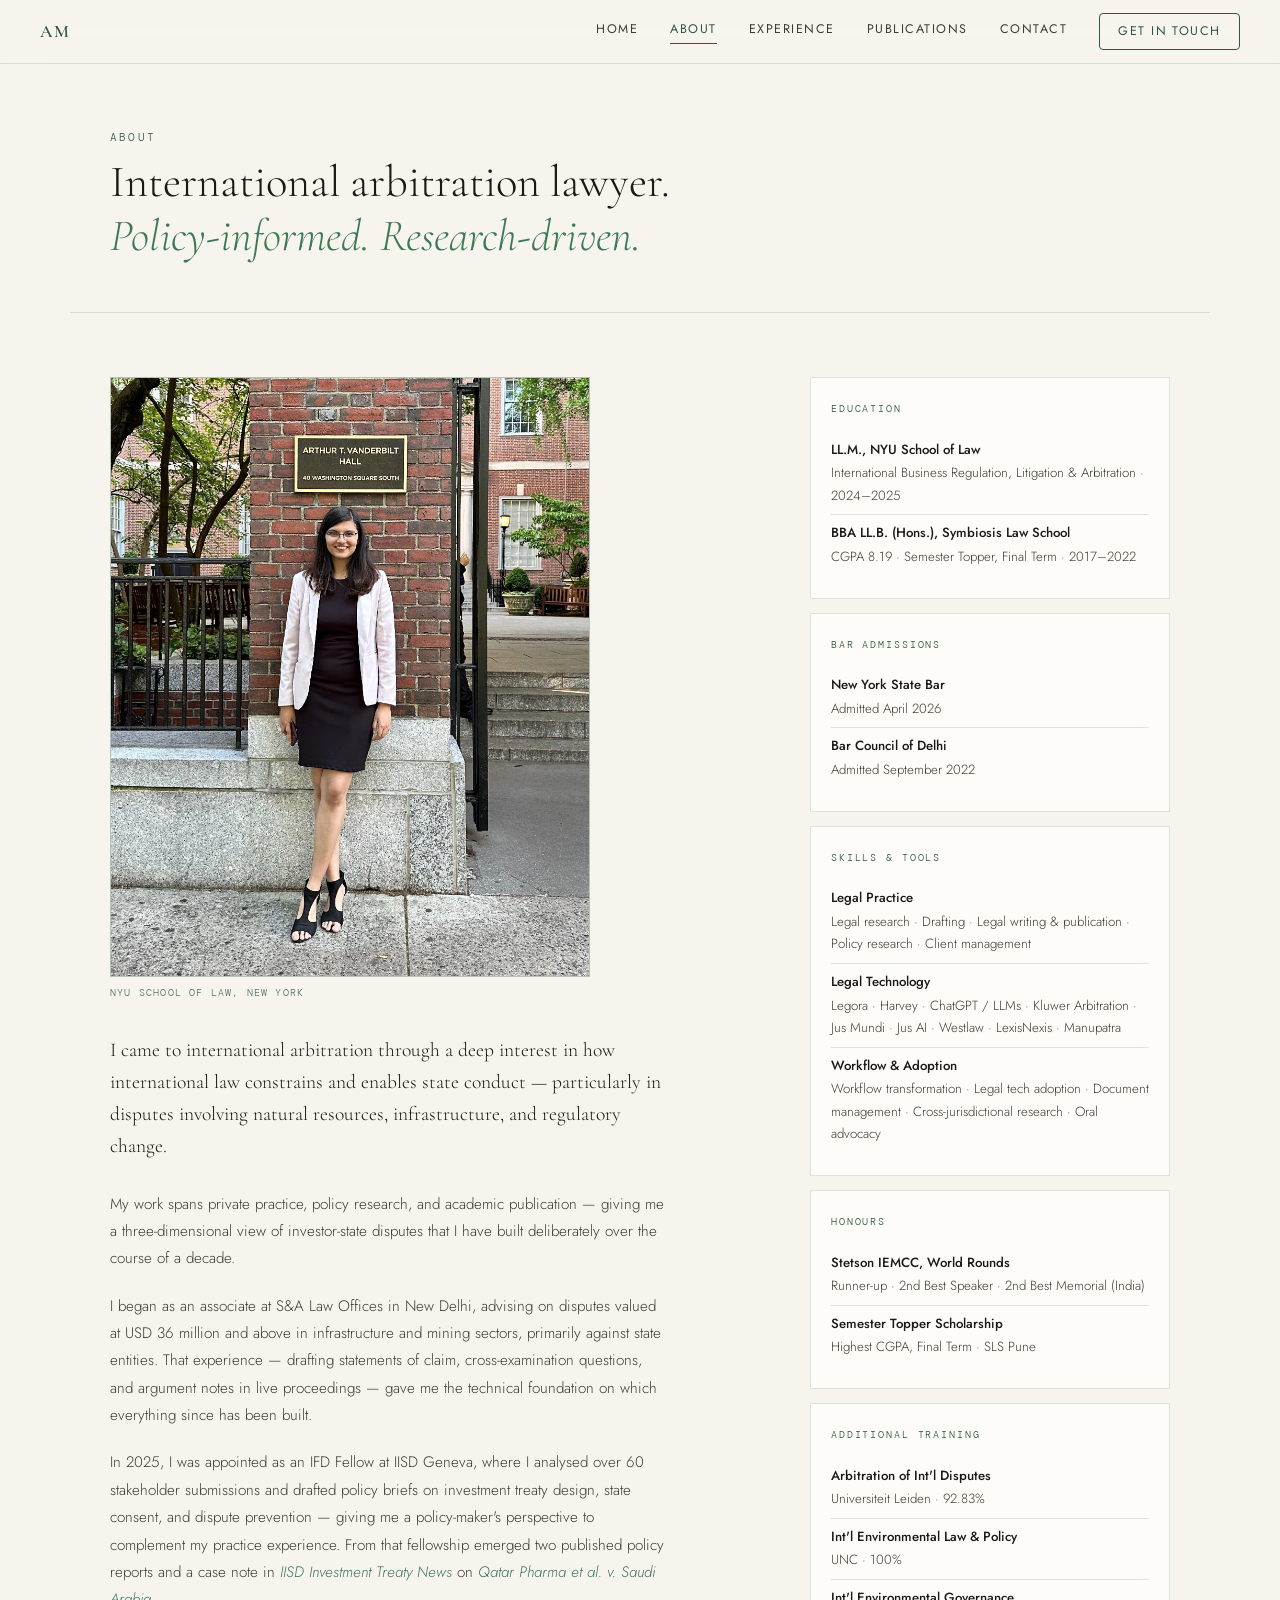
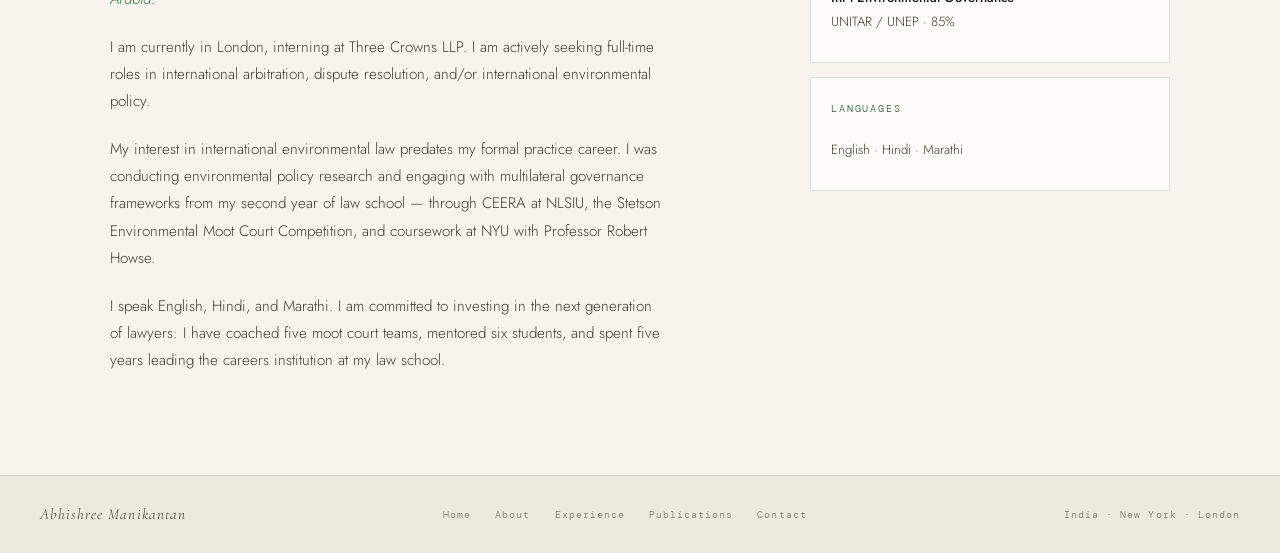
<file: about.html>
<!DOCTYPE html>
<html lang="en">

<head>
    <meta charset="UTF-8">
    <meta name="viewport" content="width=device-width, initial-scale=1.0">
    <meta name="description"
        content="International arbitration lawyer, dual India–New York qualified. Investment treaty arbitration, ISDS reform, and international environmental law. Currently in London at Debevoise &amp; Plimpton and Three Crowns.">
    <link rel="preconnect" href="https://fonts.googleapis.com">
    <link rel="preconnect" href="https://fonts.gstatic.com" crossorigin>
    <link
        href="https://fonts.googleapis.com/css2?family=Cormorant+Garamond:ital,wght@0,300;0,400;0,500;0,600;1,300;1,400;1,500&family=Jost:wght@300;400;500&family=DM+Mono:wght@300;400&display=swap"
        rel="stylesheet">
    <link rel="stylesheet" href="style.css">
    <title>About | Abhishree Manikantan</title>
</head>

<body>

    <nav>
        <a href="index.html" class="nav-logo">AM</a>
        <div class="nav-links" id="nav-links">
            <a href="index.html">Home</a>
            <a href="about.html" class="active">About</a>
            <a href="experience.html">Experience</a>
            <a href="publications.html">Publications</a>
            <a href="contact.html">Contact</a>
            <a href="contact.html" class="nav-cta btn-primary">Get in Touch</a>
        </div>
        <div class="hamburger" id="hamburger" onclick="toggleMenu()">
            <span></span><span></span><span></span>
        </div>
    </nav>

    <main class="page-main">
        <div class="page-header">
            <div class="page-header-eyebrow">About</div>
            <h2>International arbitration lawyer.<br><em>Policy-informed. Research-driven.</em></h2>
        </div>

        <div class="about-hero">
            <div class="about-text">
                <figure class="about-photo-fig">
                    <img src="./nyu.jpg" alt="Abhishree Manikantan at NYU School of Law" class="about-photo">
                    <figcaption class="about-photo-cap">NYU School of Law, New York</figcaption>
                </figure>
                <p class="lead">I came to international arbitration through a deep interest in how international law
                    constrains
                    and enables state conduct — particularly in disputes involving natural resources, infrastructure,
                    and
                    regulatory change.</p>

                <p>My work spans private practice, policy research, and academic publication — giving me a
                    three-dimensional
                    view of investor-state disputes that I have built deliberately over the course of a decade.</p>

                <p>I began as an associate at S&amp;A Law Offices in New Delhi, advising on disputes valued at USD 36
                    million
                    and above in infrastructure and mining sectors, primarily against state entities. That experience —
                    drafting
                    statements of claim, cross-examination questions, and argument notes in live proceedings — gave me
                    the
                    technical foundation on which everything since has been built.</p>

                <p>In 2025, I was appointed as an IFD Fellow at IISD Geneva, where I analysed over 60 stakeholder
                    submissions
                    and drafted policy briefs on investment treaty design, state consent, and dispute prevention —
                    giving me a
                    policy-maker's perspective to complement my practice experience. From that fellowship emerged two
                    published
                    policy reports and a case note in <em>IISD Investment Treaty News</em> on <em>Qatar Pharma et al. v.
                        Saudi
                        Arabia</em>.</p>

                <p>I am currently in London, interning at Three Crowns LLP. I am actively seeking full-time roles in
                    international arbitration, dispute resolution, and/or international environmental policy.</p>

                <p>My interest in international environmental law predates my formal practice career. I was conducting
                    environmental policy research and engaging with multilateral governance frameworks from my second
                    year of law
                    school — through CEERA at NLSIU, the Stetson Environmental Moot Court Competition, and coursework at
                    NYU with
                    Professor Robert Howse.</p>

                <p>I speak English, Hindi, and Marathi. I am committed to investing in the next generation of lawyers: I
                    have
                    coached five moot court teams, mentored six students, and spent five years leading the careers
                    institution at
                    my law school.</p>
            </div>

            <div class="about-sidebar">
                <div class="sidebar-card">
                    <div class="sidebar-title">Education</div>
                    <div class="sidebar-item">
                        <strong>LL.M., NYU School of Law</strong>
                        International Business Regulation, Litigation &amp; Arbitration · 2024–2025
                    </div>
                    <div class="sidebar-item">
                        <strong>BBA LL.B. (Hons.), Symbiosis Law School</strong>
                        CGPA 8.19 · Semester Topper, Final Term · 2017–2022
                    </div>
                </div>

                <div class="sidebar-card">
                    <div class="sidebar-title">Bar Admissions</div>
                    <div class="sidebar-item"><strong>New York State Bar</strong>Admitted April 2026</div>
                    <div class="sidebar-item"><strong>Bar Council of Delhi</strong>Admitted September 2022</div>
                </div>

                <div class="sidebar-card">
                    <div class="sidebar-title">Skills &amp; Tools</div>
                    <div class="sidebar-item"><strong>Legal Practice</strong>Legal research · Drafting · Legal writing
                        &amp;
                        publication · Policy research · Client management</div>
                    <div class="sidebar-item"><strong>Legal Technology</strong>Legora · Harvey · ChatGPT / LLMs · Kluwer
                        Arbitration · Jus Mundi · Jus AI · Westlaw · LexisNexis · Manupatra</div>
                    <div class="sidebar-item"><strong>Workflow &amp; Adoption</strong>Workflow transformation · Legal
                        tech
                        adoption · Document management · Cross-jurisdictional research · Oral advocacy</div>
                </div>

                <div class="sidebar-card">
                    <div class="sidebar-title">Honours</div>
                    <div class="sidebar-item">
                        <strong>Stetson IEMCC, World Rounds</strong>
                        Runner-up · 2nd Best Speaker · 2nd Best Memorial (India)
                    </div>
                    <div class="sidebar-item">
                        <strong>Semester Topper Scholarship</strong>
                        Highest CGPA, Final Term · SLS Pune
                    </div>
                </div>

                <div class="sidebar-card">
                    <div class="sidebar-title">Additional Training</div>
                    <div class="sidebar-item"><strong>Arbitration of Int'l Disputes</strong>Universiteit Leiden · 92.83%
                    </div>
                    <div class="sidebar-item"><strong>Int'l Environmental Law &amp; Policy</strong>UNC · 100%</div>
                    <div class="sidebar-item"><strong>Int'l Environmental Governance</strong>UNITAR / UNEP · 85%</div>
                </div>

                <div class="sidebar-card">
                    <div class="sidebar-title">Languages</div>
                    <div class="sidebar-item">English · Hindi · Marathi</div>
                </div>
            </div>
        </div>
    </main>

    <footer>
        <span
            style="font-style:italic;font-family:'Cormorant Garamond',serif;font-size:0.95rem;color:var(--ink-mid)">Abhishree
            Manikantan</span>
        <div class="footer-links">
            <a href="index.html">Home</a>
            <a href="about.html">About</a>
            <a href="experience.html">Experience</a>
            <a href="publications.html">Publications</a>
            <a href="contact.html">Contact</a>
        </div>
        <span>India · New York · London</span>
    </footer>

    <script src="main.js"></script>
</body>

</html>
</file>
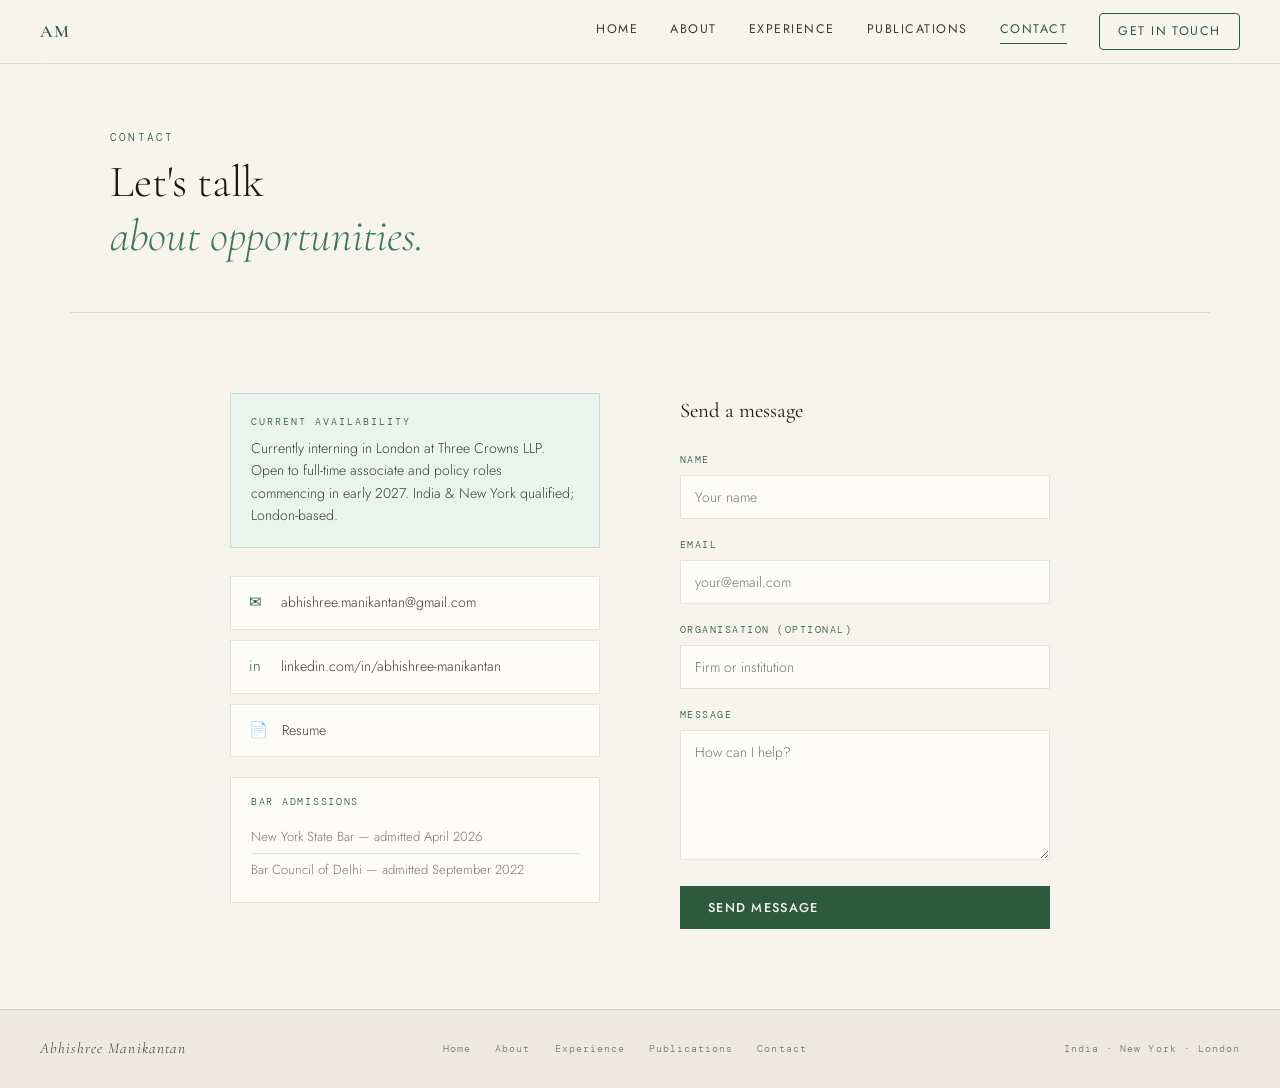
<file: contact.html>
<!DOCTYPE html>
<html lang="en">

<head>
  <meta charset="UTF-8">
  <meta name="viewport" content="width=device-width, initial-scale=1.0">
  <meta name="description"
    content="International arbitration lawyer, dual India–New York qualified. Investment treaty arbitration, ISDS reform, and international environmental law. Currently in London at Debevoise &amp; Plimpton and Three Crowns.">
  <link rel="preconnect" href="https://fonts.googleapis.com">
  <link rel="preconnect" href="https://fonts.gstatic.com" crossorigin>
  <link
    href="https://fonts.googleapis.com/css2?family=Cormorant+Garamond:ital,wght@0,300;0,400;0,500;0,600;1,300;1,400;1,500&family=Jost:wght@300;400;500&family=DM+Mono:wght@300;400&display=swap"
    rel="stylesheet">
  <link rel="stylesheet" href="style.css">
  <title>Contact | Abhishree Manikantan</title>
</head>

<body>

  <nav>
    <a href="index.html" class="nav-logo">AM</a>
    <div class="nav-links" id="nav-links">
      <a href="index.html">Home</a>
      <a href="about.html">About</a>
      <a href="experience.html">Experience</a>
      <a href="publications.html">Publications</a>
      <a href="contact.html" class="active">Contact</a>
      <a href="contact.html" class="nav-cta btn-primary">Get in Touch</a>
    </div>
    <div class="hamburger" id="hamburger" onclick="toggleMenu()">
      <span></span><span></span><span></span>
    </div>
  </nav>

  <main class="page-main">
    <div class="page-header">
      <div class="page-header-eyebrow">Contact</div>
      <h2>Let's talk<br><em>about opportunities.</em></h2>
    </div>

    <div class="contact-wrap">
      <div>
        <div class="contact-avail">
          <div class="contact-avail-label">Current Availability</div>
          <div class="contact-avail-text">Currently interning in London at Three Crowns LLP. Open to full-time
            associate and policy roles commencing in early 2027. India &amp; New York qualified; London-based.</div>
        </div>

        <div class="contact-method">
          <span class="contact-method-icon">✉</span>
          <a href="mailto:abhishree.manikantan@gmail.com">abhishree.manikantan@gmail.com</a>
        </div>
        <div class="contact-method">
          <span class="contact-method-icon">in</span>
          <a href="https://www.linkedin.com/in/abhishree-manikantan"
            target="_blank">linkedin.com/in/abhishree-manikantan</a>
        </div>
        <div class="contact-method">
          <span class="contact-method-icon">📄</span>
          <a href="./resume.pdf" download="Abhishree_Manikantan_Resume.pdf" target="_blank">Resume</a>
        </div>

        <div class="bar-admit">
          <div class="bar-admit-label">Bar Admissions</div>
          <div class="bar-item">New York State Bar — admitted April 2026</div>
          <div class="bar-item">Bar Council of Delhi — admitted September 2022</div>
        </div>
      </div>

      <div>
        <h3 style="margin-bottom:24px;font-size:1.3rem">Send a message</h3>
        <div class="form-group">
          <label for="cf-name">Name</label>
          <input type="text" id="cf-name" placeholder="Your name">
        </div>
        <div class="form-group">
          <label for="cf-email">Email</label>
          <input type="email" id="cf-email" placeholder="your@email.com">
        </div>
        <div class="form-group">
          <label for="cf-org">Organisation (optional)</label>
          <input type="text" id="cf-org" placeholder="Firm or institution">
        </div>
        <div class="form-group">
          <label for="cf-msg">Message</label>
          <textarea id="cf-msg" placeholder="How can I help?"></textarea>
        </div>
        <button class="btn-primary" onclick="submitForm()" style="width:100%">Send Message</button>
        <div class="form-success" id="form-success">Thank you — I'll be in touch shortly.</div>
      </div>
    </div>
  </main>

  <footer>
    <span
      style="font-style:italic;font-family:'Cormorant Garamond',serif;font-size:0.95rem;color:var(--ink-mid)">Abhishree
      Manikantan</span>
    <div class="footer-links">
      <a href="index.html">Home</a>
      <a href="about.html">About</a>
      <a href="experience.html">Experience</a>
      <a href="publications.html">Publications</a>
      <a href="contact.html">Contact</a>
    </div>
    <span>India · New York · London</span>
  </footer>

  <script src="main.js"></script>
</body>

</html>
</file>
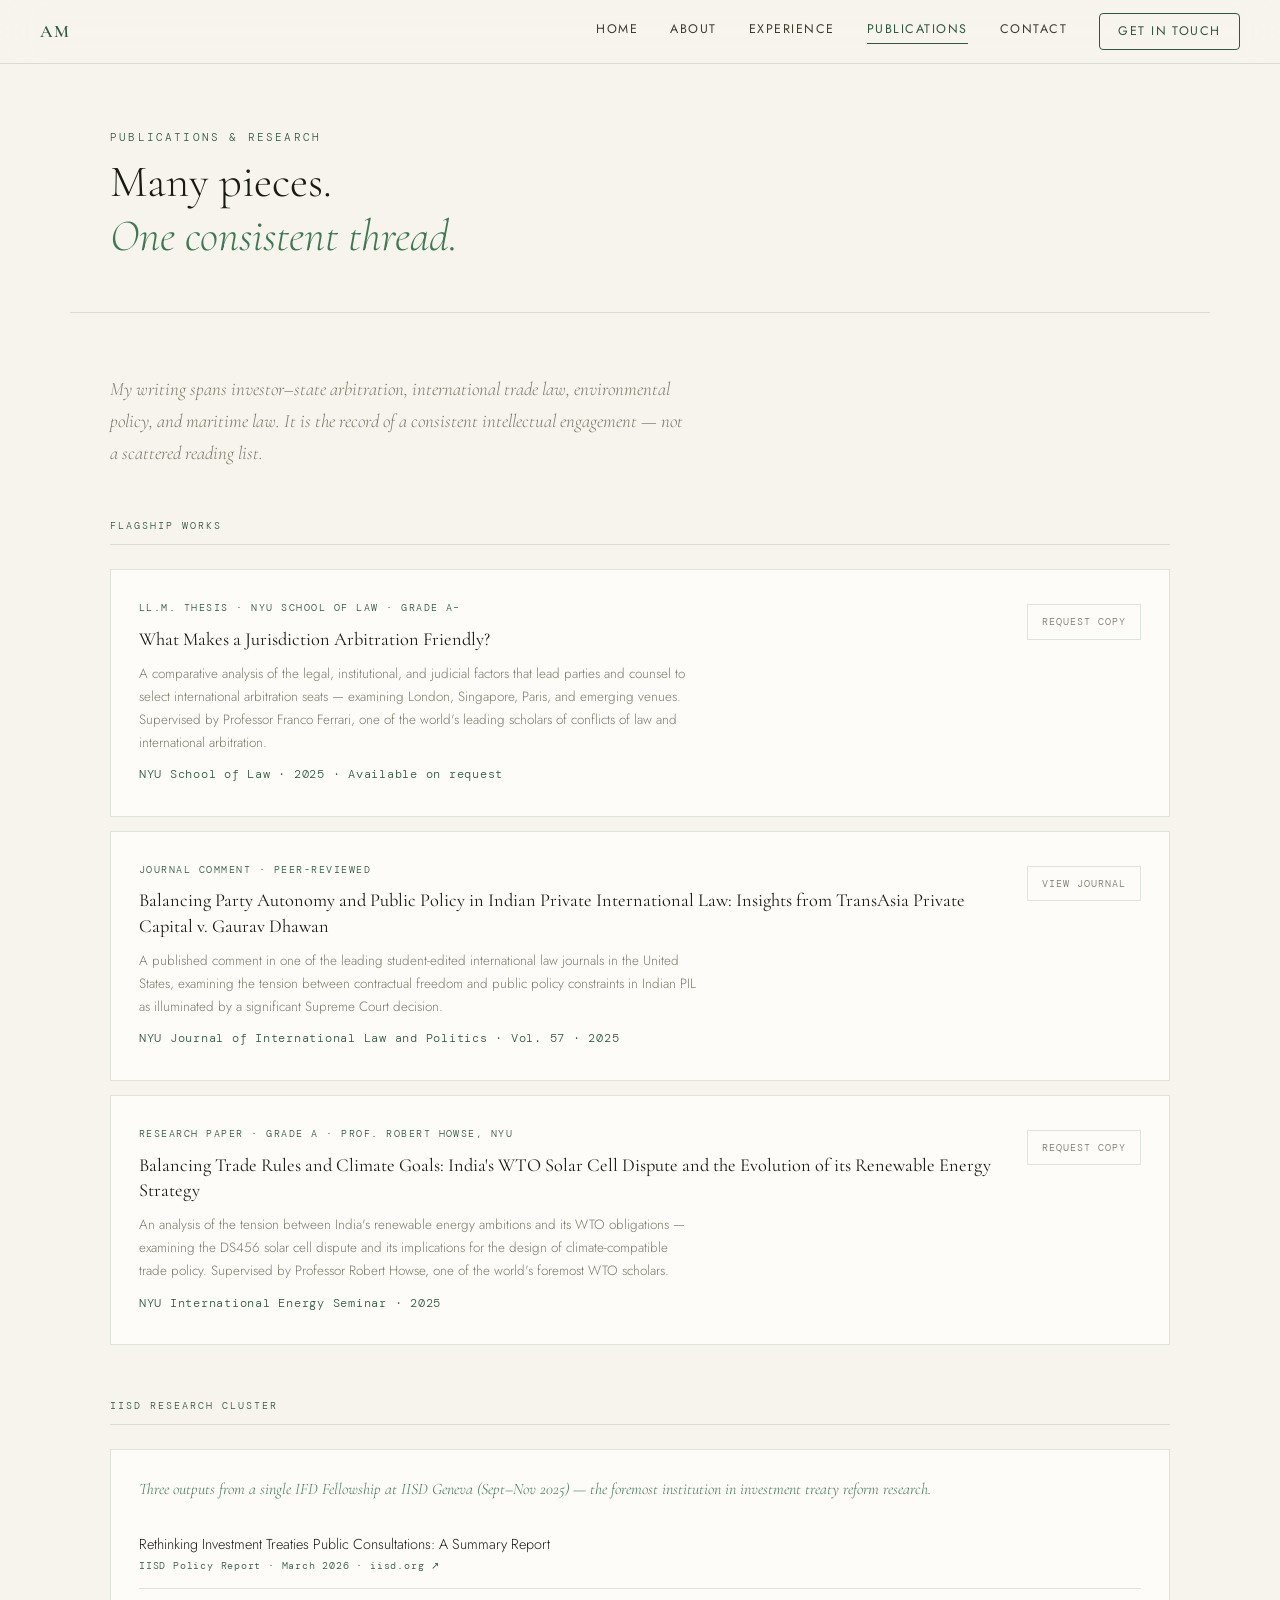
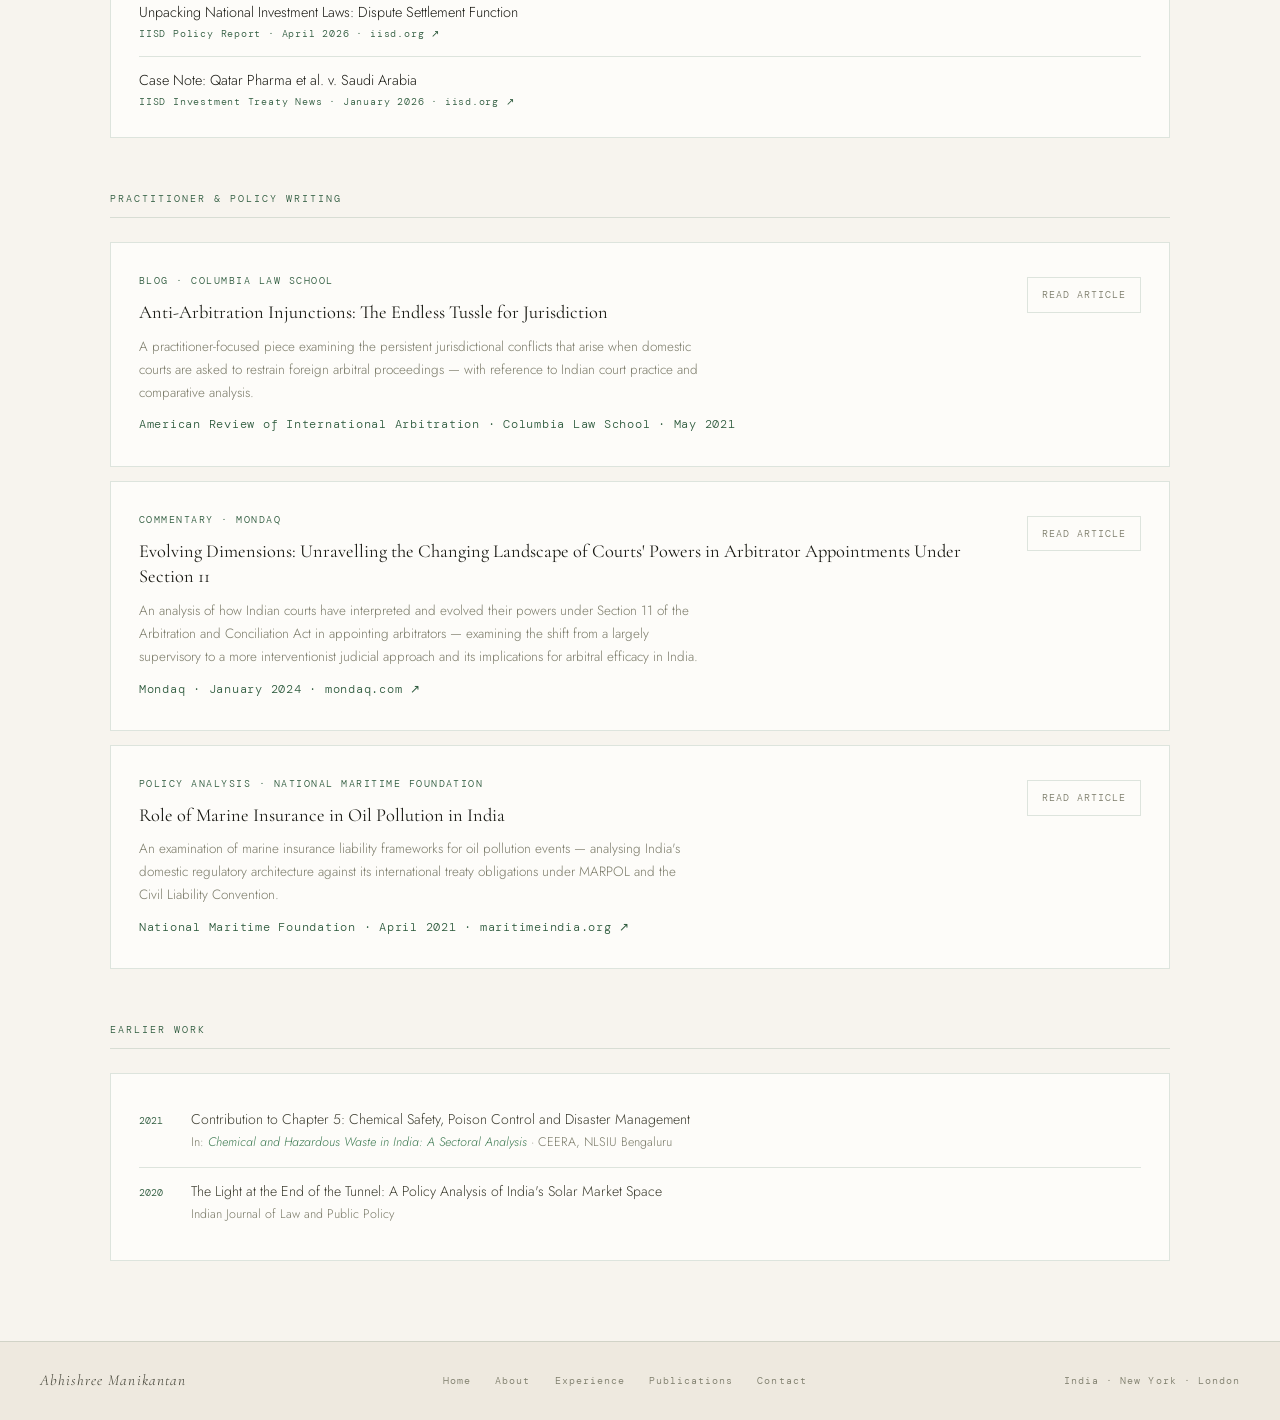
<file: publications.html>
<!DOCTYPE html>
<html lang="en">

<head>
  <meta charset="UTF-8">
  <meta name="viewport" content="width=device-width, initial-scale=1.0">
  <meta name="description"
    content="International arbitration lawyer, dual India–New York qualified. Investment treaty arbitration, ISDS reform, and international environmental law. Currently in London at Debevoise &amp; Plimpton and Three Crowns.">
  <link rel="preconnect" href="https://fonts.googleapis.com">
  <link rel="preconnect" href="https://fonts.gstatic.com" crossorigin>
  <link
    href="https://fonts.googleapis.com/css2?family=Cormorant+Garamond:ital,wght@0,300;0,400;0,500;0,600;1,300;1,400;1,500&family=Jost:wght@300;400;500&family=DM+Mono:wght@300;400&display=swap"
    rel="stylesheet">
  <link rel="stylesheet" href="style.css">
  <title>Publications | Abhishree Manikantan</title>
</head>

<body>

  <nav>
    <a href="index.html" class="nav-logo">AM</a>
    <div class="nav-links" id="nav-links">
      <a href="index.html">Home</a>
      <a href="about.html">About</a>
      <a href="experience.html">Experience</a>
      <a href="publications.html" class="active">Publications</a>
      <a href="contact.html">Contact</a>
      <a href="contact.html" class="nav-cta btn-primary">Get in Touch</a>
    </div>
    <div class="hamburger" id="hamburger" onclick="toggleMenu()">
      <span></span><span></span><span></span>
    </div>
  </nav>

  <main class="page-main">
    <div class="page-header">
      <div class="page-header-eyebrow">Publications &amp; Research</div>
      <h2>Many pieces.<br><em>One consistent thread.</em></h2>
    </div>

    <div class="pub-wrap">
      <p class="pub-intro">My writing spans investor–state arbitration, international trade law, environmental policy,
        and maritime law. It is the record of a consistent intellectual engagement — not a scattered reading list.</p>

      <!-- TIER 1 -->
      <div class="pub-tier-label">Flagship Works</div>

      <div class="pub-card-lg reveal">
        <div>
          <div class="pub-type">LL.M. Thesis · NYU School of Law · Grade A–</div>
          <div class="pub-title">What Makes a Jurisdiction Arbitration Friendly?</div>
          <div class="pub-desc">A comparative analysis of the legal, institutional, and judicial factors that lead
            parties and counsel to select international arbitration seats — examining London, Singapore, Paris, and
            emerging venues. Supervised by Professor Franco Ferrari, one of the world's leading scholars of conflicts of
            law and international arbitration.</div>
          <div class="pub-venue-full">NYU School of Law · 2025 · Available on request</div>
        </div>
        <span class="pub-link"><a href="mailto:abhishree.manikantan@gmail.com">Request Copy</a></span>
      </div>

      <div class="pub-card-lg reveal">
        <div>
          <div class="pub-type">Journal Comment · Peer-Reviewed</div>
          <div class="pub-title">Balancing Party Autonomy and Public Policy in Indian Private International Law:
            Insights from TransAsia Private Capital v. Gaurav Dhawan</div>
          <div class="pub-desc">A published comment in one of the leading student-edited international law journals in
            the United States, examining the tension between contractual freedom and public policy constraints in Indian
            PIL as illuminated by a significant Supreme Court decision.</div>
          <div class="pub-venue-full">NYU Journal of International Law and Politics · Vol. 57 · 2025</div>
        </div>
        <span class="pub-link"><a
            href="https://nyujilp.org/wp-content/uploads/2025/09/10-Abhishree_Comment_Formatted.pdf">View
            Journal</a></span>
      </div>

      <div class="pub-card-lg reveal">
        <div>
          <div class="pub-type">Research Paper · Grade A · Prof. Robert Howse, NYU</div>
          <div class="pub-title">Balancing Trade Rules and Climate Goals: India's WTO Solar Cell Dispute and the
            Evolution of its Renewable Energy Strategy</div>
          <div class="pub-desc">An analysis of the tension between India's renewable energy ambitions and its WTO
            obligations — examining the DS456 solar cell dispute and its implications for the design of
            climate-compatible trade policy. Supervised by Professor Robert Howse, one of the world's foremost WTO
            scholars.</div>
          <div class="pub-venue-full">NYU International Energy Seminar · 2025</div>
        </div>
        <span class="pub-link"><a href="mailto:abhishree.manikantan@gmail.com">Request Copy</a></span>
      </div>

      <!-- TIER 2: IISD CLUSTER -->
      <div class="pub-tier-label">IISD Research Cluster</div>
      <div class="iisd-cluster reveal">
        <div class="iisd-cluster-head">Three outputs from a single IFD Fellowship at IISD Geneva (Sept–Nov 2025) — the
          foremost institution in investment treaty reform research.</div>
        <div class="iisd-item">
          <div class="iisd-item-title">Rethinking Investment Treaties Public Consultations: A Summary Report</div>
          <div class="iisd-item-meta">IISD Policy Report · March 2026 · <a
              href="https://iisd.org/publications/report/rethinking-investment-treaties-public-consultations"
              target="_blank" style="color:var(--green)">iisd.org ↗</a></div>
        </div>
        <div class="iisd-item">
          <div class="iisd-item-title">Unpacking National Investment Laws: Dispute Settlement Function</div>
          <div class="iisd-item-meta">IISD Policy Report · April 2026 · <a
              href="https://iisd.org/publications/report/national-investment-laws-dispute-settlement" target="_blank"
              style="color:var(--green)">iisd.org ↗</a></div>
        </div>
        <div class="iisd-item">
          <div class="iisd-item-title">Case Note: Qatar Pharma et al. v. Saudi Arabia</div>
          <div class="iisd-item-meta">IISD Investment Treaty News · January 2026 · <a
              href="https://www.iisd.org/itn/2026/01/19/qatar-pharma-al-sulaiti-vs-kingdom-saudi-arabia-abhishree-manikantan/"
              style="color:var(--green)">iisd.org ↗</a></div>
        </div>
      </div>

      <!-- TIER 3 -->
      <div class="pub-tier-label">Practitioner &amp; Policy Writing</div>

      <div class="pub-card-lg reveal">
        <div>
          <div class="pub-type">Blog · Columbia Law School</div>
          <div class="pub-title">Anti-Arbitration Injunctions: The Endless Tussle for Jurisdiction</div>
          <div class="pub-desc">A practitioner-focused piece examining the persistent jurisdictional conflicts that
            arise when domestic courts are asked to restrain foreign arbitral proceedings — with reference to Indian
            court practice and comparative analysis.</div>
          <div class="pub-venue-full">American Review of International Arbitration · Columbia Law School · May 2021
          </div>
        </div>
        <span class="pub-link"><a
            href="https://aria.law.columbia.edu/anti-arbitration-injunctions-the-endless-tussle-for-jurisdiction/">Read
            Article</a></span>
      </div>

      <div class="pub-card-lg reveal">
        <div>
          <div class="pub-type">Commentary · Mondaq</div>
          <div class="pub-title">Evolving Dimensions: Unravelling the Changing Landscape of Courts' Powers in Arbitrator
            Appointments Under Section 11</div>
          <div class="pub-desc">An analysis of how Indian courts have interpreted and evolved their powers under Section
            11 of the Arbitration and Conciliation Act in appointing arbitrators — examining the shift from a largely
            supervisory to a more interventionist judicial approach and its implications for arbitral efficacy in India.
          </div>
          <div class="pub-venue-full">Mondaq · January 2024 · <a
              href="https://www.mondaq.com/india/trials-appeals-compensation/1415488/evolving-dimensions-unraveling-the-changing-landscape-of-courts-powers-in-arbitrator-appointments-under-section-11"
              target="_blank" style="color:var(--green)">mondaq.com ↗</a></div>
        </div>
        <a href="https://www.mondaq.com/india/trials-appeals-compensation/1415488/evolving-dimensions-unraveling-the-changing-landscape-of-courts-powers-in-arbitrator-appointments-under-section-11"
          target="_blank" class="pub-link">Read Article</a>
      </div>

      <div class="pub-card-lg reveal">
        <div>
          <div class="pub-type">Policy Analysis · National Maritime Foundation</div>
          <div class="pub-title">Role of Marine Insurance in Oil Pollution in India</div>
          <div class="pub-desc">An examination of marine insurance liability frameworks for oil pollution events —
            analysing India's domestic regulatory architecture against its international treaty obligations under MARPOL
            and the Civil Liability Convention.</div>
          <div class="pub-venue-full">National Maritime Foundation · April 2021 · maritimeindia.org ↗</div>
        </div>
        <span class="pub-link"><a
            href="https://maritimeindia.org/role-of-marine-insurance-in-oil-pollution-in-india/">Read Article</a></span>
      </div>

      <!-- TIER 4 -->
      <div class="pub-tier-label">Earlier Work</div>
      <div style="border:1px solid var(--border);padding:22px 28px;background:var(--bg-card)">
        <div class="pub-mini reveal">
          <div class="pub-mini-year">2021</div>
          <div>
            <div class="pub-mini-title">Contribution to Chapter 5: Chemical Safety, Poison Control and Disaster
              Management</div>
            <div class="pub-mini-venue">In: <em>Chemical and Hazardous Waste in India: A Sectoral Analysis</em> · CEERA,
              NLSIU Bengaluru</div>
          </div>
        </div>
        <div class="pub-mini reveal">
          <div class="pub-mini-year">2020</div>
          <div>
            <div class="pub-mini-title">The Light at the End of the Tunnel: A Policy Analysis of India's Solar Market
              Space</div>
            <div class="pub-mini-venue">Indian Journal of Law and Public Policy</div>
          </div>
        </div>
      </div>

    </div>
  </main>

  <footer>
    <span
      style="font-style:italic;font-family:'Cormorant Garamond',serif;font-size:0.95rem;color:var(--ink-mid)">Abhishree
      Manikantan</span>
    <div class="footer-links">
      <a href="index.html">Home</a>
      <a href="about.html">About</a>
      <a href="experience.html">Experience</a>
      <a href="publications.html">Publications</a>
      <a href="contact.html">Contact</a>
    </div>
    <span>India · New York · London</span>
  </footer>

  <script src="main.js"></script>
</body>

</html>
</file>
<file: style.css>
*,
    *::before,
    *::after {
      box-sizing: border-box;
      margin: 0;
      padding: 0;
    }

    :root {
      --bg: #F7F4EE;
      --bg-soft: #EEE9DF;
      --bg-card: #FDFCF9;
      --ink: #1A1A14;
      --ink-mid: #3D3D30;
      --muted: #7A7A68;
      --green: #2D5A3D;
      --green-lt: #3D7A52;
      --green-pale: #C8DDD0;
      --green-faint: #EBF3EE;
      --border: rgba(45, 90, 61, 0.15);
      --border-s: rgba(45, 90, 61, 0.32);
      --glass: rgba(247, 244, 238, 0.88);
      --tag-arb: rgba(70, 110, 180, 0.1);
      --tag-pol: rgba(45, 90, 61, 0.12);
      --tag-arb-t: #3B6BAA;
      --tag-pol-t: #2D5A3D;
    }

    html {
      scroll-behavior: smooth;
    }

    body {
      background: var(--bg);
      color: var(--ink);
      font-family: 'Jost', sans-serif;
      font-weight: 300;
      font-size: 16px;
      line-height: 1.7;
      min-height: 100vh;
      overflow-x: hidden;
    }

    /* ── TYPOGRAPHY ── */
    h1,
    h2,
    h3 {
      font-family: 'Cormorant Garamond', serif;
    }

    h1 {
      font-size: clamp(2.8rem, 6vw, 5.2rem);
      font-weight: 300;
      line-height: 1.08;
      letter-spacing: -0.02em;
    }

    h2 {
      font-size: clamp(1.8rem, 3.5vw, 2.8rem);
      font-weight: 300;
      line-height: 1.2;
    }

    h3 {
      font-size: clamp(1.2rem, 2vw, 1.6rem);
      font-weight: 400;
    }

    p {
      max-width: 68ch;
    }

    a {
      color: inherit;
      text-decoration: none;
    }

    a.btn-primary,
    a.btn-outline {
      display: inline-flex;
      text-decoration: none;
    }

    a.nav-cta {
      text-decoration: none;
    }

    a.pub-card-small {
      display: block;
      color: inherit;
      text-decoration: none;
    }

    strong {
      font-weight: 500;
      color: var(--ink);
    }

    em {
      color: var(--green-lt);
    }

    /* ── LAYOUT ── */
    .container {
      max-width: 1140px;
      margin: 0 auto;
      padding: 0 40px;
    }

    @media(max-width:768px) {
      .container {
        padding: 0 20px;
      }
    }

    /* ── NAV ── */
    nav {
      position: fixed;
      top: 0;
      left: 0;
      right: 0;
      z-index: 100;
      padding: 0 40px;
      display: flex;
      align-items: center;
      justify-content: space-between;
      height: 64px;
      background: var(--glass);
      backdrop-filter: blur(20px);
      border-bottom: 1px solid var(--border);
    }

    a.nav-logo {
      font-family: 'Cormorant Garamond', serif;
      font-size: 1.1rem;
      font-weight: 600;
      letter-spacing: 0.06em;
      color: var(--green);
      cursor: pointer;
    }

    .nav-links {
      display: flex;
      gap: 32px;
      align-items: center;
    }

    .nav-links a {
      font-size: 0.78rem;
      font-weight: 400;
      letter-spacing: 0.12em;
      text-transform: uppercase;
      color: var(--ink-mid);
      transition: color 0.2s;
      cursor: pointer;
      padding-bottom: 2px;
      border-bottom: 1px solid transparent;
    }

    .nav-links a:hover,
    .nav-links a.active {
      color: var(--green);
      border-bottom-color: var(--green);
    }

    .nav-cta {
      font-size: 0.75rem;
      letter-spacing: 0.1em;
      text-transform: uppercase;
      padding: 7px 18px;
      border: 1px solid var(--green);
      color: var(--green);
      cursor: pointer;
      transition: all 0.2s;
      font-family: 'Jost', sans-serif;
      font-weight: 400;
      background: none;
      position: relative;
      z-index: 2;
      border-radius: 4px;
    }

    .nav-cta:hover {
      background: var(--green);
      color: #ffffff;
      box-shadow: 0 1px 0 rgba(0,0,0,0.02) inset;
      transform: translateY(-0px);
    }

    .hamburger {
      display: none;
      flex-direction: column;
      gap: 5px;
      cursor: pointer;
      padding: 4px;
    }

    .hamburger span {
      display: block;
      width: 22px;
      height: 1px;
      background: var(--ink);
      transition: all 0.3s;
    }

    @media(max-width:768px) {
      .nav-links {
        display: none;
      }

      .hamburger {
        display: flex;
      }

      .nav-links.open {
        display: flex;
        flex-direction: column;
        position: fixed;
        top: 64px;
        left: 0;
        right: 0;
        background: var(--bg);
        padding: 24px 40px 32px;
        gap: 20px;
        border-bottom: 1px solid var(--border);
        align-items: flex-start;
      }

      .nav-cta {
        display: none;
      }
    }

    /* ── PAGE LAYOUT ── */
    .page-main {
      padding-top: 64px;
      min-height: 100vh;
    }

    /* ── PAGE HEADER ── */
    .page-header {
      padding: 64px 40px 48px;
      max-width: 1140px;
      margin: 0 auto;
      border-bottom: 1px solid var(--border);
    }

    @media(max-width:768px) {
      .page-header {
        padding: 48px 20px 36px;
      }
    }

    .page-header-eyebrow {
      font-family: 'DM Mono', monospace;
      font-size: 0.68rem;
      letter-spacing: 0.2em;
      text-transform: uppercase;
      color: var(--green);
      margin-bottom: 10px;
    }

    /* ── HOME ── */
    .hero {
      min-height: calc(100vh - 64px);
      display: grid;
      grid-template-columns: 1fr 1fr;
      align-items: center;
      gap: 60px;
      padding: 80px 40px 60px;
      max-width: 1140px;
      margin: 0 auto;
    }

    @media(max-width:900px) {
      .hero {
        grid-template-columns: 1fr;
        padding: 60px 20px 40px;
      }
    }

    @media(max-width:900px) {
      .hero-visual {
        order: -1;
      }
    }

    .hero-eyebrow {
      font-family: 'DM Mono', monospace;
      font-size: 0.72rem;
      letter-spacing: 0.2em;
      text-transform: uppercase;
      color: var(--green);
      margin-bottom: 20px;
      display: flex;
      align-items: center;
      gap: 12px;
    }

    .hero-eyebrow::before {
      content: '';
      display: block;
      width: 32px;
      height: 1px;
      background: var(--green);
    }

    .hero-title {
      margin-bottom: 16px;
      color: var(--ink);
    }

    .hero-title em {
      font-style: italic;
      color: var(--green-lt);
    }

    .hero-sub {
      font-size: 1.05rem;
      color: var(--muted);
      font-weight: 300;
      margin-bottom: 36px;
      line-height: 1.65;
      max-width: 52ch;
    }

    .btn-row {
      display: flex;
      gap: 14px;
      margin-bottom: 48px;
    }

    .btn-primary {
      padding: 12px 28px;
      background: var(--green);
      color: var(--bg);
      font-family: 'Jost', sans-serif;
      font-size: 0.8rem;
      font-weight: 500;
      letter-spacing: 0.1em;
      text-transform: uppercase;
      cursor: pointer;
      transition: background 0.2s;
      border: none;
      display: flex;
      flex-direction: row;
      align-items: center;
      white-space: nowrap;
    }

    .btn-primary:hover {
      background: var(--green-lt);
    }

    .btn-outline {
      padding: 11px 28px;
      border: 1px solid var(--border-s);
      color: var(--ink-mid);
      font-family: 'Jost', sans-serif;
      font-size: 0.8rem;
      font-weight: 400;
      letter-spacing: 0.1em;
      text-transform: uppercase;
      cursor: pointer;
      transition: all 0.2s;
      background: none;
    }

    .btn-outline:hover {
      border-color: var(--green);
      color: var(--green);
    }

    /* When the header CTA also uses btn-primary, keep it as an outline by default */
    .nav-cta.btn-primary {
      background: none;
      color: var(--green);
      border: 1px solid var(--green);
      padding: 7px 18px;
      display: inline-flex;
      align-items: center;
      text-decoration: none;
    }

    .nav-cta.btn-primary:hover {
      background: var(--green);
      color: #ffffff;
    }

    /* Globe */
    .hero-visual {
      display: flex;
      align-items: center;
      justify-content: center;
    }

    .globe-wrap {
      position: relative;
      width: 340px;
      height: 340px;
    }

    @media(max-width:900px) {
      .globe-wrap {
        width: 220px;
        height: 220px;
      }
    }

    /* Chip row */
    .chip-row {
      display: flex;
      flex-wrap: wrap;
      gap: 8px;
      margin-top: 40px;
    }

    .chip {
      font-family: 'DM Mono', monospace;
      font-size: 0.67rem;
      letter-spacing: 0.1em;
      padding: 6px 14px;
      border: 1px solid var(--border-s);
      color: var(--muted);
      text-transform: uppercase;
      transition: all 0.2s;
      cursor: default;
    }

    .chip:hover {
      border-color: var(--green);
      color: var(--green);
    }

    /* Cred strip */
    .cred-strip {
      border-top: 1px solid var(--border);
      border-bottom: 1px solid var(--border);
      background: var(--bg-soft);
    }

    .cred-strip-inner {
      max-width: 1140px;
      margin: 0 auto;
      padding: 0 40px;
      display: flex;
      flex-wrap: wrap;
      align-items: stretch;
    }

    .cred-item {
      flex: 1;
      min-width: 200px;
      padding: 20px 28px;
      border-right: 1px solid var(--border);
      display: flex;
      flex-direction: column;
      gap: 3px;
    }

    .cred-item:last-child {
      border-right: none;
    }

    .cred-label {
      font-family: 'DM Mono', monospace;
      font-size: 0.62rem;
      letter-spacing: 0.18em;
      text-transform: uppercase;
      color: var(--green);
    }

    .cred-value {
      font-size: 0.88rem;
      color: var(--ink-mid);
      font-weight: 300;
    }

    @media(max-width:768px) {
      .cred-strip-inner {
        flex-direction: column;
      }

      .cred-item {
        border-right: none;
        border-bottom: 1px solid var(--border);
        padding: 14px 0;
      }

      .cred-item:last-child {
        border-bottom: none;
      }
    }

    /* What I Bring */
    .section {
      padding: 80px 0;
    }

    .section-label {
      font-family: 'DM Mono', monospace;
      font-size: 0.68rem;
      letter-spacing: 0.2em;
      text-transform: uppercase;
      color: var(--green);
      margin-bottom: 12px;
    }

    .section-title {
      margin-bottom: 48px;
    }

    .bring-grid {
      display: grid;
      grid-template-columns: repeat(3, 1fr);
      gap: 1px;
      background: var(--border);
    }

    @media(max-width:768px) {
      .bring-grid {
        grid-template-columns: 1fr;
      }
    }

    .bring-card {
      background: var(--bg-card);
      padding: 36px 32px;
      transition: background 0.2s;
    }

    .bring-icon {
      font-size: 1.6rem;
      margin-bottom: 16px;
    }

    .bring-head {
      font-family: 'Cormorant Garamond', serif;
      font-size: 1.25rem;
      font-weight: 500;
      margin-bottom: 12px;
      color: var(--ink);
    }

    .bring-body {
      font-size: 0.88rem;
      color: var(--muted);
      line-height: 1.75;
    }

    /* Pub teaser */
    .pub-teaser {
      padding: 80px 0;
      background: var(--bg-soft);
    }

    .pub-grid {
      display: grid;
      grid-template-columns: repeat(3, 1fr);
      gap: 24px;
      margin-top: 40px;
    }

    @media(max-width:900px) {
      .pub-grid {
        grid-template-columns: 1fr;
      }
    }

    .pub-card-small {
      border: 1px solid var(--border);
      padding: 28px 24px;
      background: var(--bg-card);
      position: relative;
      overflow: hidden;
      transition: border-color 0.2s, transform 0.2s;
      cursor: pointer;
    }

    .pub-card-small:hover {
      border-color: var(--border-s);
      transform: translateY(-3px);
    }

    .pub-card-small::before {
      content: '';
      position: absolute;
      top: 0;
      left: 0;
      right: 0;
      height: 2px;
      background: var(--green);
      transform: scaleX(0);
      transition: transform 0.3s;
      transform-origin: left;
    }

    .pub-card-small:hover::before {
      transform: scaleX(1);
    }

    .pub-type {
      font-family: 'DM Mono', monospace;
      font-size: 0.62rem;
      letter-spacing: 0.15em;
      text-transform: uppercase;
      color: var(--green);
      margin-bottom: 10px;
    }

    .pub-title-small {
      font-family: 'Cormorant Garamond', serif;
      font-size: 1.05rem;
      font-weight: 400;
      line-height: 1.35;
      margin-bottom: 10px;
      color: var(--ink);
    }

    .pub-venue {
      font-size: 0.8rem;
      color: var(--muted);
    }

    /* ── ABOUT ── */
    .about-hero {
      padding: 64px 40px 80px;
      max-width: 1140px;
      margin: 0 auto;
      display: grid;
      grid-template-columns: 1fr 360px;
      gap: 80px;
      align-items: start;
    }

    @media(max-width:960px) {
      .about-hero {
        grid-template-columns: 1fr;
        padding: 48px 20px 60px;
      }
    }

    .about-text p {
      margin-bottom: 20px;
      font-size: 0.95rem;
      color: var(--ink-mid);
      line-height: 1.8;
      max-width: 62ch;
    }

    .about-text p.lead {
      font-family: 'Cormorant Garamond', serif;
      font-size: 1.22rem;
      font-weight: 300;
      color: var(--ink);
      line-height: 1.65;
      margin-bottom: 28px;
    }

    .sidebar-card {
      border: 1px solid var(--border);
      padding: 22px 20px;
      margin-bottom: 14px;
      background: var(--bg-card);
    }

    .sidebar-title {
      font-family: 'DM Mono', monospace;
      font-size: 0.65rem;
      letter-spacing: 0.18em;
      text-transform: uppercase;
      color: var(--green);
      margin-bottom: 14px;
    }

    .sidebar-item {
      font-size: 0.83rem;
      color: var(--ink-mid);
      padding: 7px 0;
      border-bottom: 1px solid var(--border);
    }

    .sidebar-item:last-child {
      border-bottom: none;
    }

    .sidebar-item strong {
      display: block;
      color: var(--ink);
      font-weight: 500;
      margin-bottom: 1px;
    }

    /* ── EXPERIENCE ── */
    .exp-wrap {
      max-width: 1140px;
      margin: 0 auto;
      padding: 60px 40px 80px;
    }

    @media(max-width:768px) {
      .exp-wrap {
        padding: 40px 20px 60px;
      }
    }

    .filter-bar {
      display: flex;
      gap: 8px;
      margin-bottom: 52px;
      flex-wrap: wrap;
    }

    .filter-btn {
      font-family: 'DM Mono', monospace;
      font-size: 0.68rem;
      letter-spacing: 0.12em;
      text-transform: uppercase;
      padding: 8px 18px;
      border: 1px solid var(--border);
      color: var(--muted);
      background: none;
      cursor: pointer;
      transition: all 0.2s;
    }

    .filter-btn.active,
    .filter-btn:hover {
      border-color: var(--green);
      color: var(--green);
      background: var(--green-faint);
    }

    .exp-timeline {
      position: relative;
      padding-left: 28px;
    }

    .exp-timeline::before {
      content: '';
      position: absolute;
      left: 0;
      top: 8px;
      bottom: 8px;
      width: 1px;
      background: linear-gradient(to bottom, var(--green), var(--green-pale));
    }

    .exp-item {
      position: relative;
      margin-bottom: 40px;
      transition: opacity 0.3s;
    }

    .exp-item.dimmed {
      opacity: 0.18;
      pointer-events: none;
    }

    .exp-dot {
      position: absolute;
      left: -33px;
      top: 12px;
      width: 10px;
      height: 10px;
      border-radius: 50%;
      background: var(--bg);
      border: 1.5px solid var(--green);
      transition: background 0.2s;
    }

    .exp-item:hover .exp-dot {
      background: var(--green);
    }

    .exp-card {
      border: 1px solid var(--border);
      padding: 26px 28px 22px;
      background: var(--bg-card);
      cursor: pointer;
      transition: border-color 0.2s;
    }

    .exp-card:hover {
      border-color: var(--border-s);
    }

    .exp-card.upcoming {
      border-left: 3px solid var(--green);
    }

    /* Avoid double left-border when the item is highlighted (the highlight shows the left accent) */
    .exp-item.highlight .exp-card.upcoming {
      border-left: none;
    }

    .exp-meta {
      display: flex;
      justify-content: space-between;
      align-items: flex-start;
      flex-wrap: wrap;
      gap: 8px;
      margin-bottom: 6px;
    }

    .exp-role {
      font-family: 'Cormorant Garamond', serif;
      font-size: 1.18rem;
      font-weight: 500;
      color: var(--ink);
    }

    .exp-dates {
      font-family: 'DM Mono', monospace;
      font-size: 0.65rem;
      letter-spacing: 0.1em;
      color: var(--green);
      padding-top: 4px;
    }

    .exp-org {
      font-size: 0.88rem;
      color: var(--green-lt);
      margin-bottom: 8px;
      font-weight: 400;
    }

    .exp-tags {
      display: flex;
      gap: 6px;
      margin-bottom: 10px;
      flex-wrap: wrap;
    }

    .exp-tag {
      font-family: 'DM Mono', monospace;
      font-size: 0.6rem;
      letter-spacing: 0.1em;
      text-transform: uppercase;
      padding: 3px 10px;
      border-radius: 1px;
    }

    .exp-tag.arb {
      background: var(--tag-arb);
      color: var(--tag-arb-t);
    }

    .exp-tag.pol {
      background: var(--tag-pol);
      color: var(--tag-pol-t);
    }

    .exp-upcoming-badge {
      font-family: 'DM Mono', monospace;
      font-size: 0.6rem;
      letter-spacing: 0.12em;
      text-transform: uppercase;
      padding: 3px 10px;
      background: var(--green-faint);
      color: var(--green);
      border: 1px solid var(--green-pale);
    }

    .exp-detail {
      display: none;
    }

    .exp-detail.open {
      display: block;
    }

    .exp-detail ul {
      margin-top: 12px;
      padding-left: 16px;
    }

    .exp-detail li {
      font-size: 0.87rem;
      color: var(--muted);
      padding: 4px 0;
      line-height: 1.65;
    }

    .exp-detail li::marker {
      color: var(--green);
    }

    /* Leadership */
    .leadership-grid {
      display: grid;
      grid-template-columns: repeat(2, 1fr);
      gap: 20px;
      background: transparent;
      margin-top: 20px;
    }

    @media(max-width:768px) {
      .leadership-grid {
        grid-template-columns: 1fr;
      }
    }

    .lead-card {
      background: var(--bg-card);
      padding: 28px 24px;
      border: 1px solid var(--border);
    }

    .lead-icon {
      font-size: 1.4rem;
      margin-bottom: 12px;
    }

    .lead-head {
      font-family: 'Cormorant Garamond', serif;
      font-size: 1.1rem;
      font-weight: 500;
      margin-bottom: 8px;
      color: var(--ink);
    }

    .lead-body {
      font-size: 0.82rem;
      color: var(--muted);
      line-height: 1.75;
    }

    .lead-chips {
      display: flex;
      gap: 6px;
      flex-wrap: wrap;
      margin-top: 14px;
    }

    .lead-chip {
      font-family: 'DM Mono', monospace;
      font-size: 0.6rem;
      padding: 3px 8px;
      border: 1px solid var(--border);
      color: var(--muted);
      letter-spacing: 0.06em;
    }

    /* ── PUBLICATIONS ── */
    .pub-wrap {
      max-width: 1140px;
      margin: 0 auto;
      padding: 60px 40px 80px;
    }

    @media(max-width:768px) {
      .pub-wrap {
        padding: 40px 20px 60px;
      }
    }

    .pub-intro {
      font-family: 'Cormorant Garamond', serif;
      font-size: 1.18rem;
      font-weight: 300;
      color: var(--muted);
      margin-bottom: 48px;
      font-style: italic;
      max-width: 72ch;
    }

    .pub-tier-label {
      font-family: 'DM Mono', monospace;
      font-size: 0.63rem;
      letter-spacing: 0.2em;
      text-transform: uppercase;
      color: var(--green);
      padding-bottom: 10px;
      border-bottom: 1px solid var(--border);
      margin-bottom: 24px;
      margin-top: 52px;
    }

    .pub-tier-label:first-of-type {
      margin-top: 0;
    }

    .pub-card-lg {
      border: 1px solid var(--border);
      padding: 30px 28px;
      margin-bottom: 14px;
      display: grid;
      grid-template-columns: 1fr auto;
      gap: 20px;
      align-items: start;
      background: var(--bg-card);
      transition: border-color 0.2s;
    }

    .pub-card-lg:hover {
      border-color: var(--border-s);
    }

    .pub-title {
      font-family: 'Cormorant Garamond', serif;
      font-size: 1.15rem;
      font-weight: 400;
      line-height: 1.4;
      margin-bottom: 10px;
      color: var(--ink);
    }

    .pub-desc {
      font-size: 0.84rem;
      color: var(--muted);
      line-height: 1.7;
      max-width: 70ch;
    }

    .pub-venue-full {
      font-size: 0.78rem;
      color: var(--green);
      margin-top: 10px;
      font-family: 'DM Mono', monospace;
      letter-spacing: 0.06em;
    }

    .pub-link {
      font-family: 'DM Mono', monospace;
      font-size: 0.65rem;
      letter-spacing: 0.1em;
      text-transform: uppercase;
      color: var(--muted);
      border: 1px solid var(--border);
      padding: 8px 14px;
      white-space: nowrap;
      transition: all 0.2s;
      cursor: pointer;
      align-self: flex-start;
      margin-top: 4px;
    }

    .pub-link:hover {
      border-color: var(--green);
      color: var(--green);
    }

    @media(max-width:600px) {
      .pub-card-lg {
        grid-template-columns: 1fr;
      }
    }

    .iisd-cluster {
      border: 1px solid var(--border);
      padding: 26px 28px;
      margin-bottom: 14px;
      background: var(--bg-card);
    }

    .iisd-cluster-head {
      font-family: 'Cormorant Garamond', serif;
      font-size: 1rem;
      color: var(--green-lt);
      margin-bottom: 18px;
      font-style: italic;
    }

    .iisd-item {
      padding: 13px 0;
      border-bottom: 1px solid var(--border);
    }

    .iisd-item:last-child {
      border-bottom: none;
      padding-bottom: 0;
    }

    .iisd-item-title {
      font-size: 0.9rem;
      color: var(--ink);
      margin-bottom: 4px;
      line-height: 1.4;
    }

    .iisd-item-meta {
      font-family: 'DM Mono', monospace;
      font-size: 0.62rem;
      color: var(--green);
      letter-spacing: 0.08em;
    }

    .pub-mini {
      padding: 13px 0;
      border-bottom: 1px solid var(--border);
      display: flex;
      align-items: baseline;
      gap: 16px;
    }

    .pub-mini:last-child {
      border-bottom: none;
    }

    .pub-mini-year {
      font-family: 'DM Mono', monospace;
      font-size: 0.62rem;
      color: var(--green);
      min-width: 36px;
    }

    .pub-mini-title {
      font-size: 0.88rem;
      color: var(--ink-mid);
      line-height: 1.5;
    }

    .pub-mini-venue {
      font-size: 0.78rem;
      color: var(--muted);
      margin-top: 2px;
    }

    /* ── CONTACT ── */
    .contact-wrap {
      max-width: 900px;
      margin: 0 auto;
      padding: 80px 40px;
      display: grid;
      grid-template-columns: 1fr 1fr;
      gap: 80px;
    }

    @media(max-width:768px) {
      .contact-wrap {
        grid-template-columns: 1fr;
        padding: 60px 20px;
        gap: 48px;
      }
    }

    .contact-avail {
      background: var(--green-faint);
      border: 1px solid var(--green-pale);
      padding: 20px;
      margin-bottom: 28px;
    }

    .contact-avail-label {
      font-family: 'DM Mono', monospace;
      font-size: 0.62rem;
      letter-spacing: 0.2em;
      text-transform: uppercase;
      color: var(--green);
      margin-bottom: 6px;
    }

    .contact-avail-text {
      font-size: 0.88rem;
      color: var(--ink-mid);
      line-height: 1.6;
    }

    .contact-method {
      display: flex;
      align-items: center;
      gap: 14px;
      padding: 13px 18px;
      border: 1px solid var(--border);
      background: var(--bg-card);
      font-size: 0.88rem;
      color: var(--ink-mid);
      transition: border-color 0.2s;
      margin-bottom: 10px;
    }

    .contact-method:hover {
      border-color: var(--border-s);
    }

    .contact-method-icon {
      color: var(--green);
      font-size: 0.95rem;
      min-width: 18px;
    }

    .contact-method a {
      color: var(--ink-mid);
    }

    .contact-method a:hover {
      color: var(--green);
    }

    .bar-admit {
      padding: 16px 20px;
      border: 1px solid var(--border);
      margin-top: 20px;
      background: var(--bg-card);
    }

    .bar-admit-label {
      font-family: 'DM Mono', monospace;
      font-size: 0.6rem;
      letter-spacing: 0.18em;
      text-transform: uppercase;
      color: var(--green);
      margin-bottom: 10px;
    }

    .bar-item {
      font-size: 0.82rem;
      color: var(--muted);
      padding: 5px 0;
      border-bottom: 1px solid var(--border);
    }

    .bar-item:last-child {
      border-bottom: none;
    }

    .form-group {
      margin-bottom: 18px;
    }

    label {
      display: block;
      font-family: 'DM Mono', monospace;
      font-size: 0.62rem;
      letter-spacing: 0.15em;
      text-transform: uppercase;
      color: var(--green);
      margin-bottom: 6px;
    }

    input,
    textarea {
      width: 100%;
      background: var(--bg-card);
      border: 1px solid var(--border);
      color: var(--ink);
      padding: 11px 14px;
      font-family: 'Jost', sans-serif;
      font-size: 0.88rem;
      font-weight: 300;
      outline: none;
      transition: border-color 0.2s;
    }

    input:focus,
    textarea:focus {
      border-color: var(--green);
    }

    textarea {
      min-height: 130px;
      resize: vertical;
    }

    .form-success {
      display: none;
      font-size: 0.88rem;
      color: var(--green);
      padding: 14px;
      border: 1px solid var(--green-pale);
      background: var(--green-faint);
      margin-top: 8px;
    }

    /* ── FOOTER ── */
    footer {
      border-top: 1px solid var(--border);
      padding: 26px 40px;
      display: flex;
      justify-content: space-between;
      align-items: center;
      font-family: 'DM Mono', monospace;
      font-size: 0.65rem;
      letter-spacing: 0.1em;
      color: var(--muted);
      flex-wrap: wrap;
      gap: 12px;
      background: var(--bg-soft);
    }

    .footer-links {
      display: flex;
      gap: 24px;
    }

    .footer-links a {
      cursor: pointer;
      transition: color 0.2s;
    }

    .footer-links a:hover {
      color: var(--green);
    }

    /* ── SCROLL REVEALS ── */
    .reveal {
      opacity: 0;
      transform: translateY(16px);
      transition: opacity 0.55s, transform 0.55s;
    }

    .reveal.visible {
      opacity: 1;
      transform: none;
    }

    /* ── HERO PHOTO ── */
    .hero-photo-wrap {
      width: 100%;
      max-width: 420px;
    }

    .hero-photo-fig {
      margin: 0;
    }

    .hero-photo {
      width: 100%;
      aspect-ratio: 4/5;
      object-fit: cover;
      object-position: center 8%;
      display: block;
      border: 1px solid var(--border-s);
      filter: contrast(1.02) saturate(0.93);
    }

    .hero-photo-cap {
      font-family: 'DM Mono', monospace;
      font-size: 0.62rem;
      letter-spacing: 0.12em;
      text-transform: uppercase;
      color: var(--green);
      margin-top: 8px;
      opacity: 0.8;
    }

    @media(max-width:900px) {
      .hero-photo-wrap {
        max-width: 280px;
        margin: 0 auto;
      }
    }

    /* ── ABOUT PHOTO ── */
    .about-photo-fig {
      margin: 0 0 32px 0;
    }

    .about-photo {
      width: 100%;
      max-width: 480px;
      aspect-ratio: 4/5;
      object-fit: cover;
      object-position: center 5%;
      display: block;
      border: 1px solid var(--border-s);
      filter: contrast(1.02) saturate(0.9);
    }

    .about-photo-cap {
      font-family: 'DM Mono', monospace;
      font-size: 0.62rem;
      letter-spacing: 0.12em;
      text-transform: uppercase;
      color: var(--green);
      margin-top: 8px;
      opacity: 0.8;
    }

    /* ── EXPERIENCE GLOBE ── */
    .page-header-flex {
      display: grid;
      grid-template-columns: 1fr auto;
      align-items: center;
      gap: 40px;
    }

    .exp-globe-wrap canvas {
      display: block;
    }

    @media(max-width:768px) {
      .exp-globe-wrap {
        display: none;
      }

      .page-header-flex {
        display: block;
      }
    }

    /* ── MOBILE ── */
    @media(max-width:600px) {
      .hero {
        padding: 40px 16px 32px;
        gap: 32px;
        min-height: auto;
      }

      .hero-sub {
        font-size: 0.95rem;
      }

      .btn-primary,
      .btn-outline {
        padding: 10px 20px;
        font-size: 0.75rem;
      }

      .chip {
        font-size: 0.6rem;
        padding: 5px 10px;
      }

      .chip-row {
        margin-top: 24px;
      }

      .hero-photo-wrap {
        width: 200px !important;
        height: auto !important;
        margin: 0 auto;
      }

      .section {
        padding: 48px 0;
      }

      .container {
        padding: 0 16px;
      }

      .about-hero {
        padding: 36px 16px 48px;
        gap: 36px;
      }

      .page-header {
        padding: 36px 16px 28px;
      }

      .exp-wrap {
        padding: 32px 16px 48px;
      }

      .leadership-grid {
        grid-template-columns: 1fr !important;
      }

      .pub-wrap {
        padding: 32px 16px 48px;
      }

      .contact-wrap {
        padding: 40px 16px;
        gap: 36px;
      }

      footer {
        padding: 20px 16px;
        flex-direction: column;
        align-items: flex-start;
        gap: 16px;
      }

      .footer-links {
        flex-wrap: wrap;
        gap: 14px;
      }
    }
</file>
